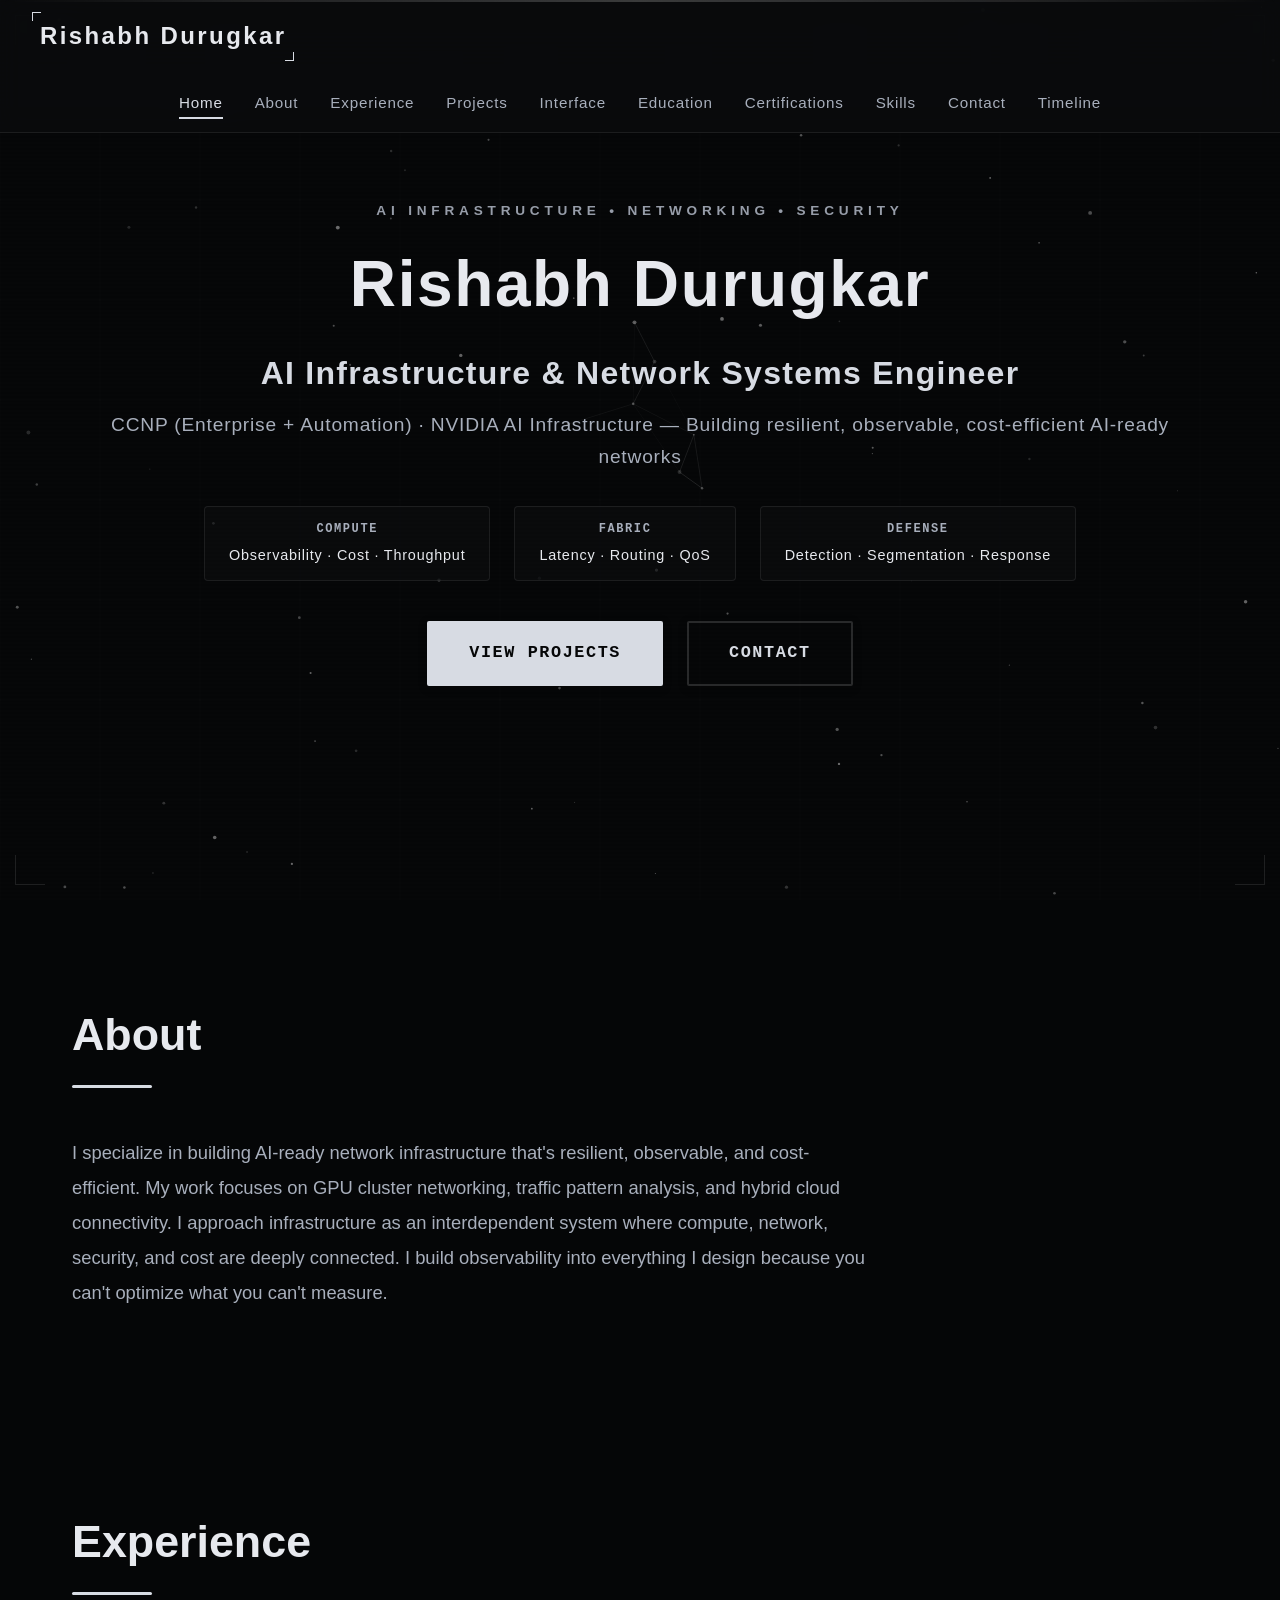
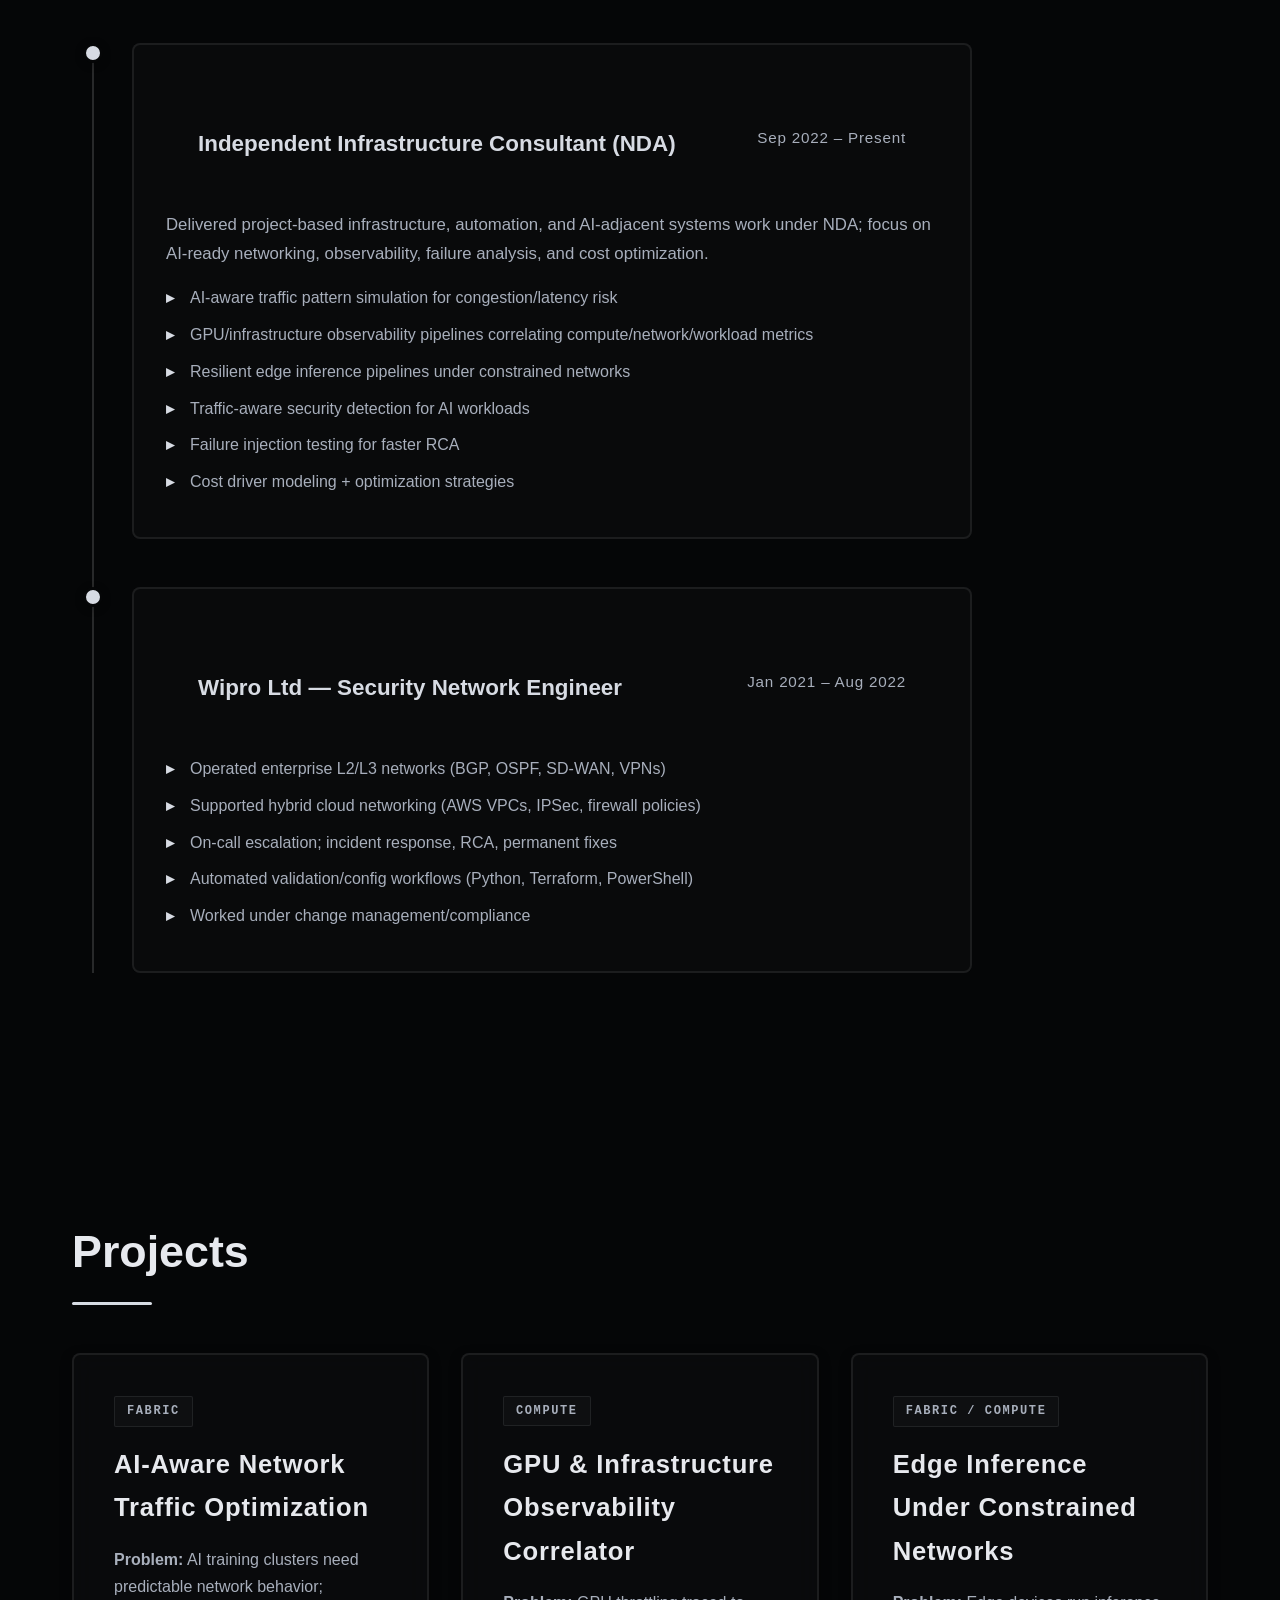
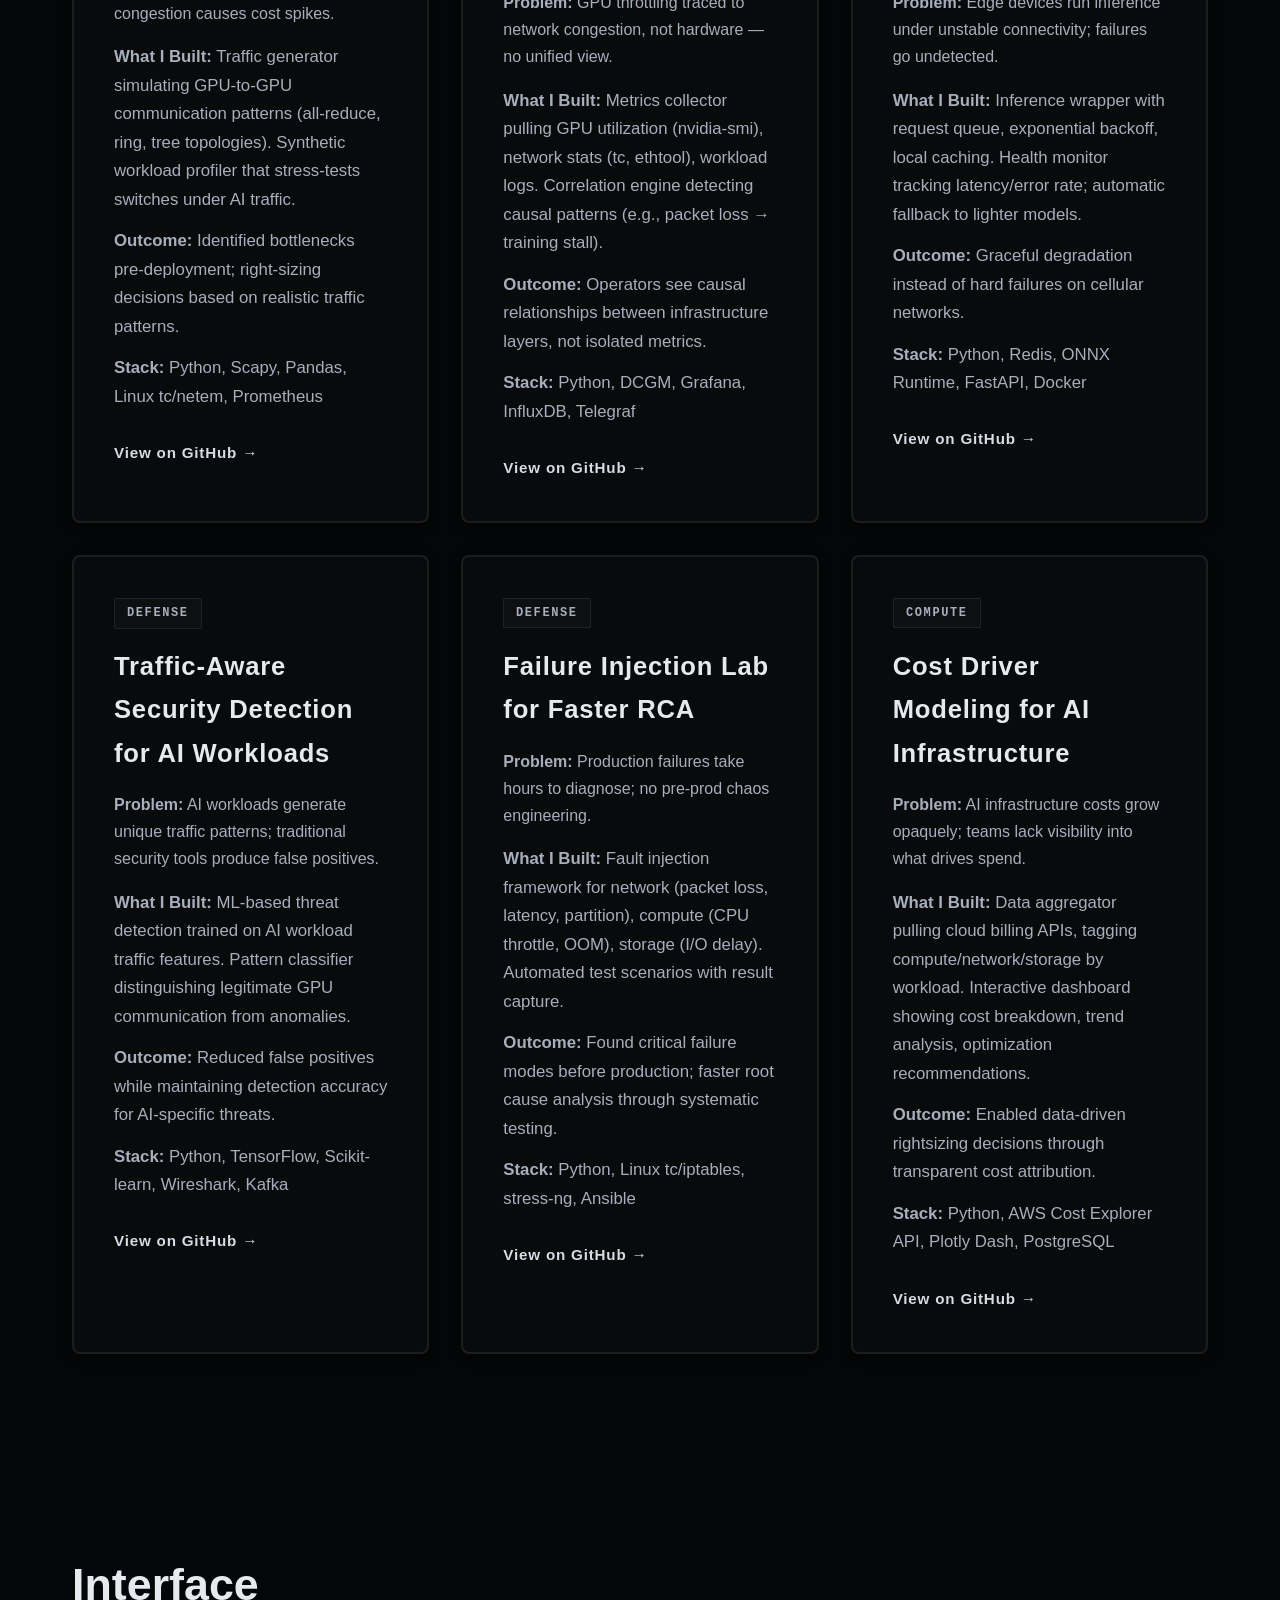
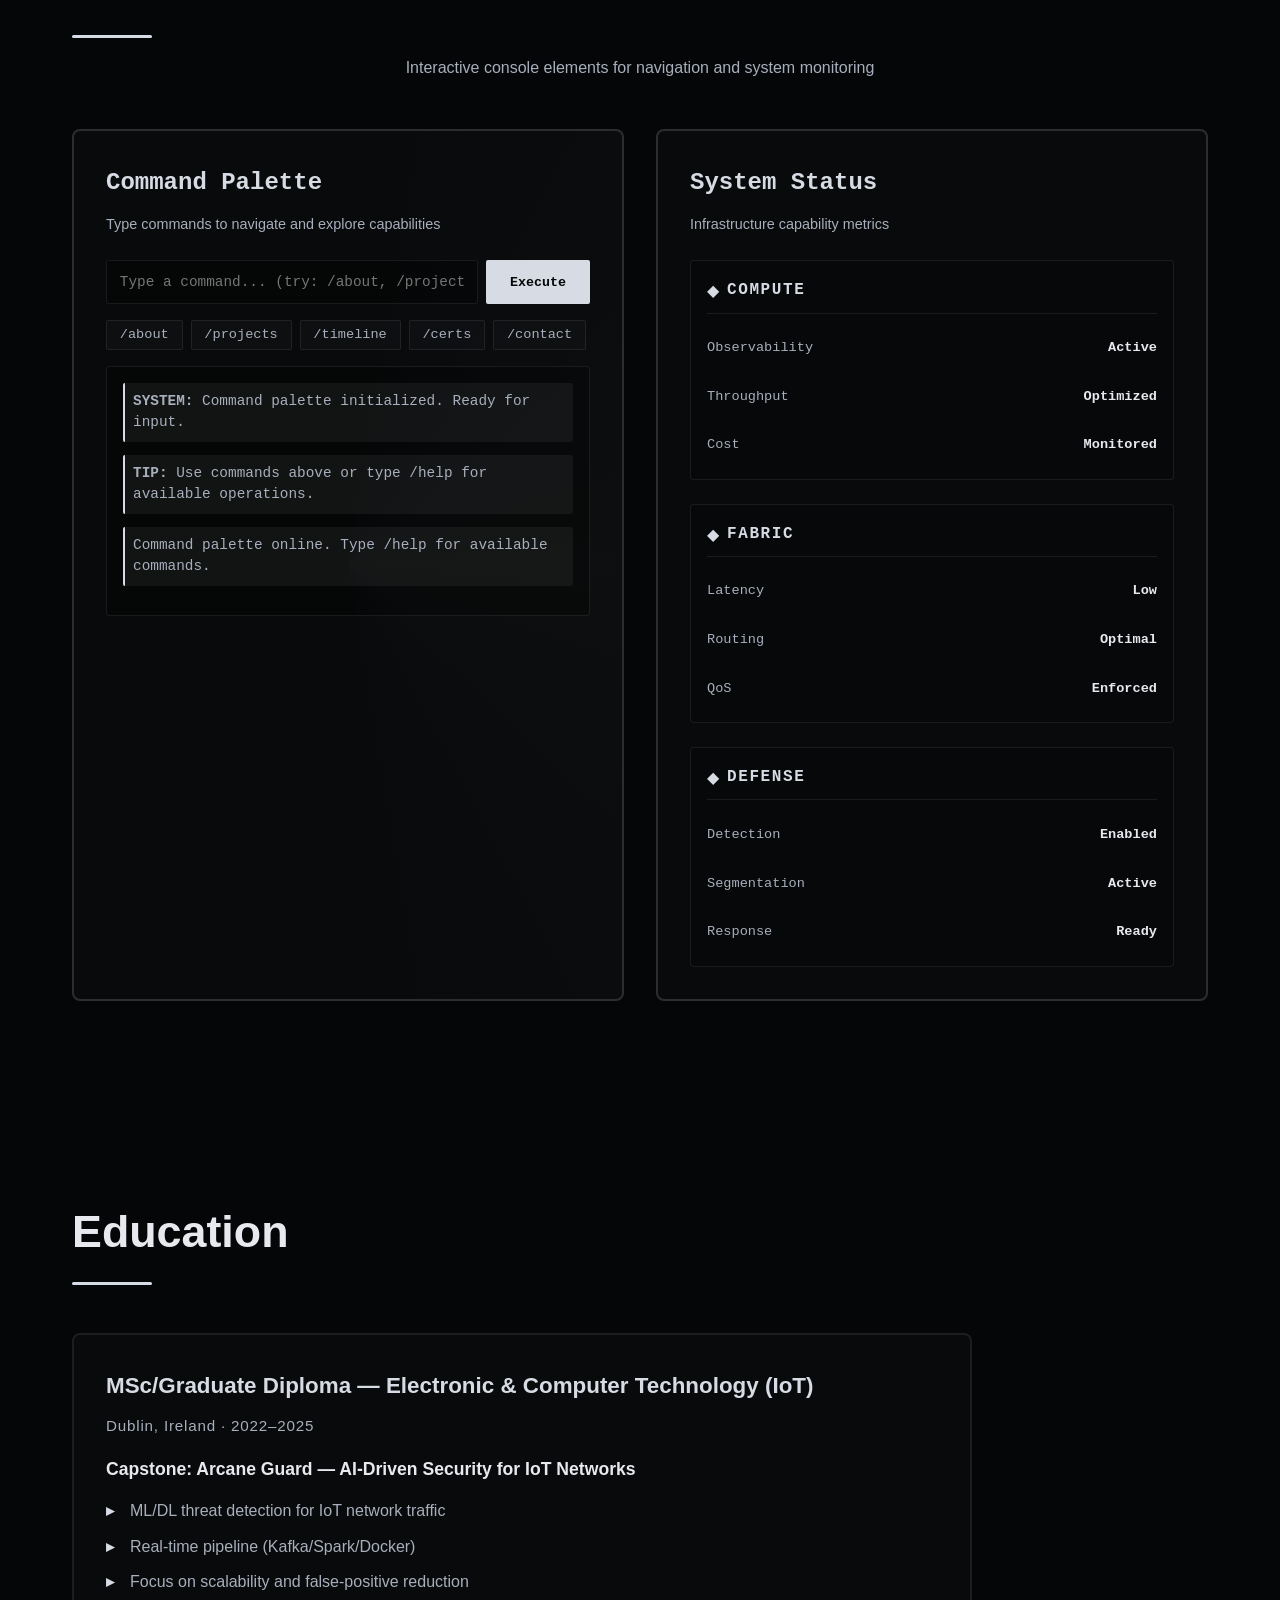
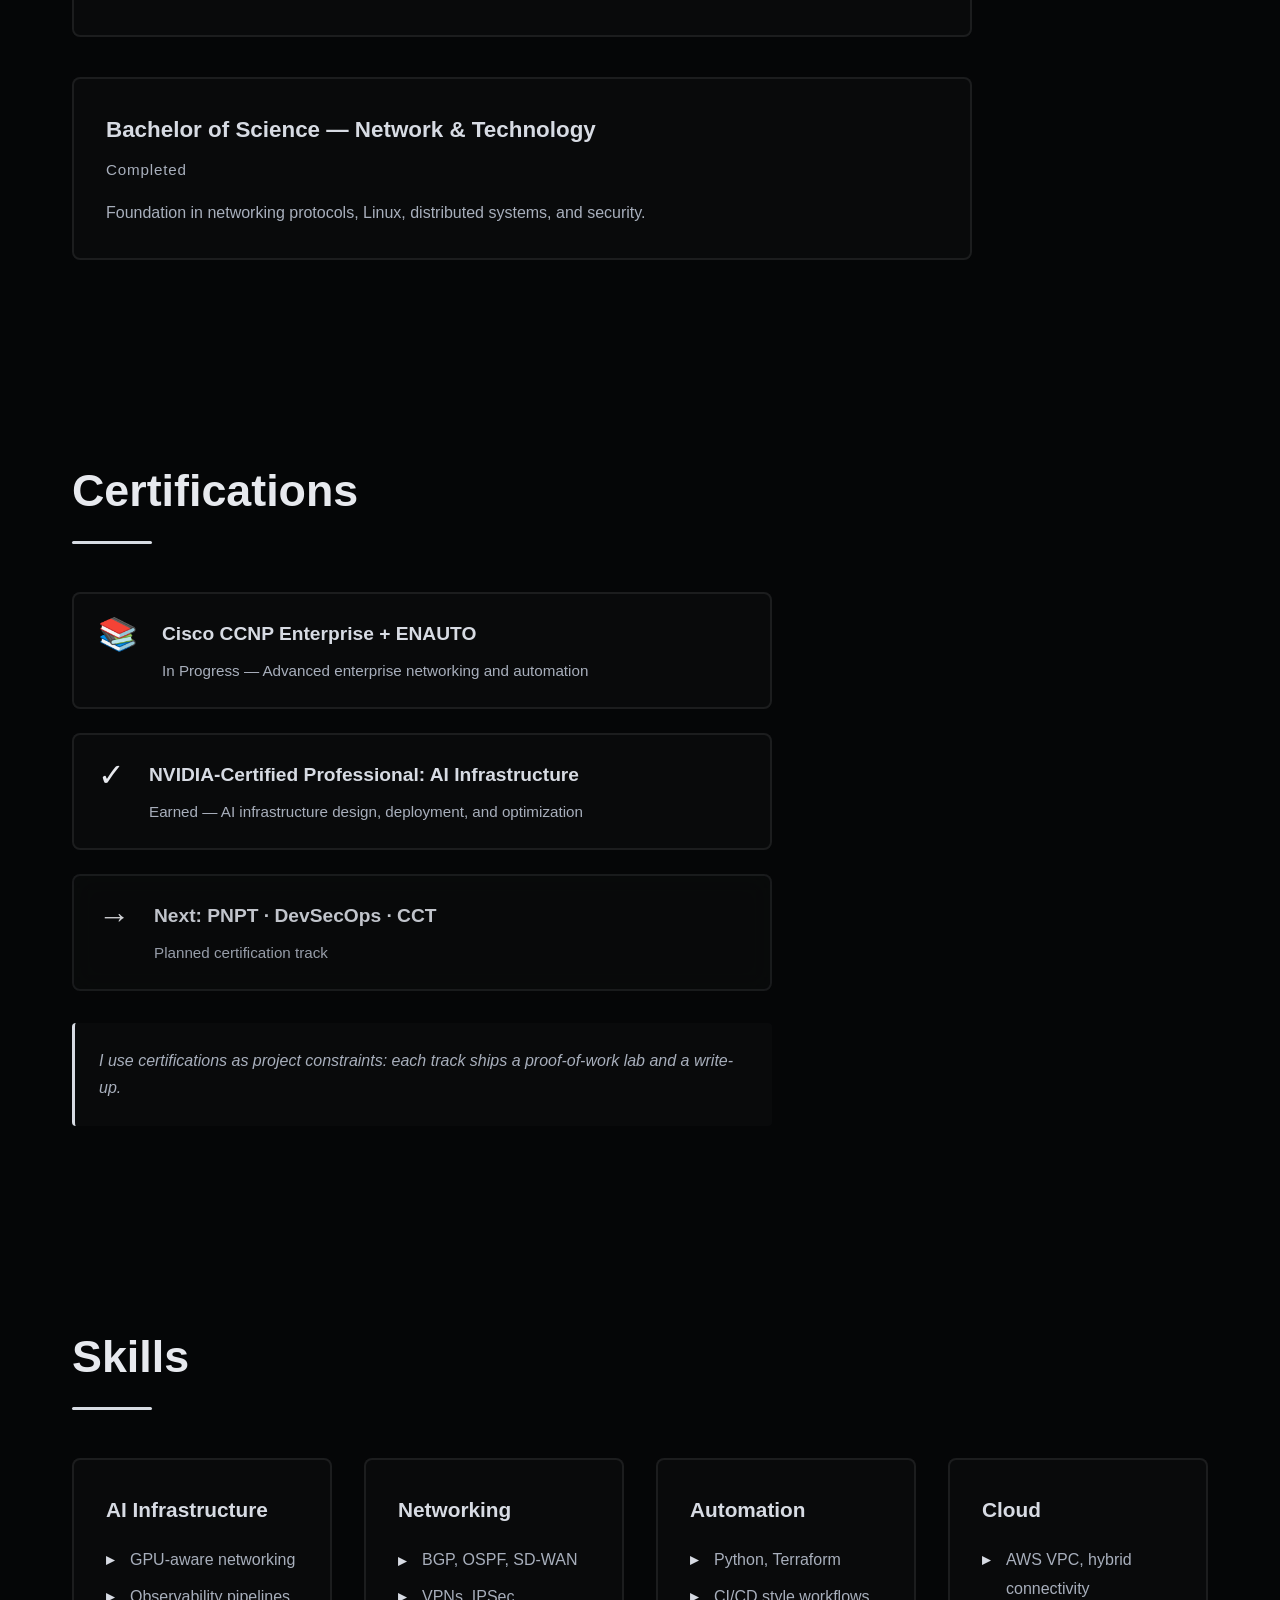
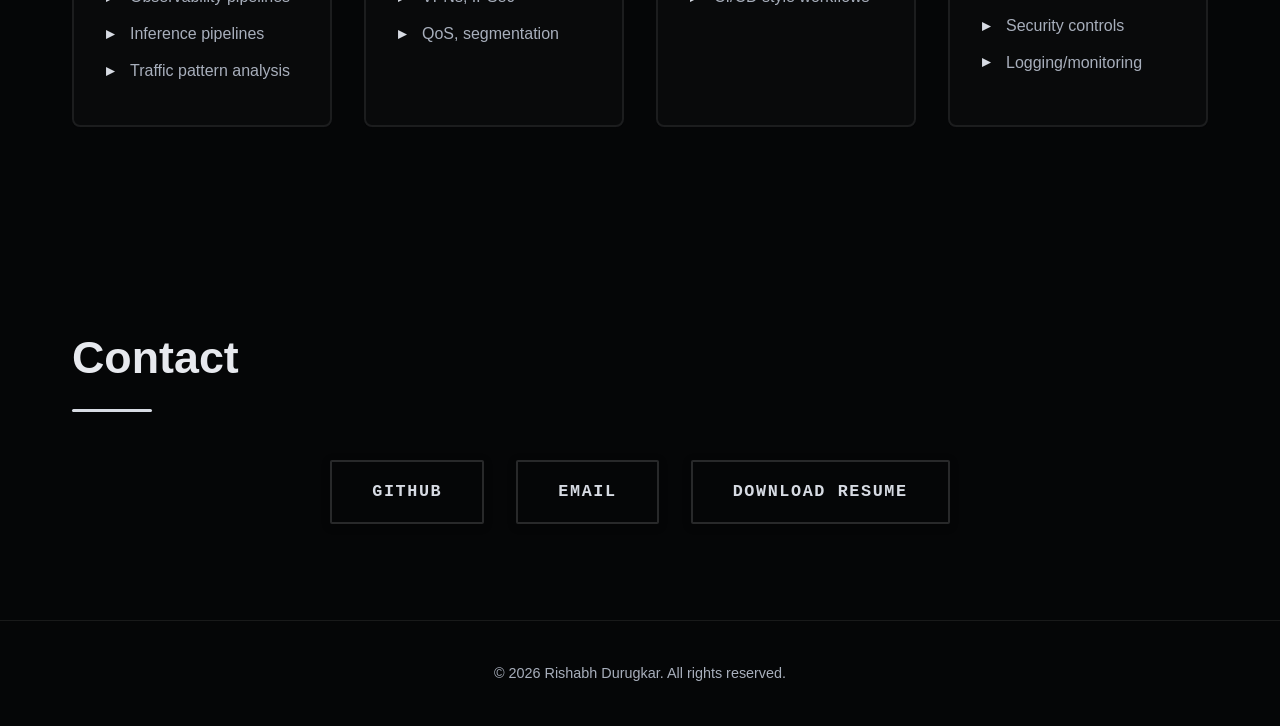
<file: index.html>
<!DOCTYPE html>
<html lang="en">
<head>
    <meta charset="UTF-8">
    <meta name="viewport" content="width=device-width, initial-scale=1.0">
    <meta name="description" content="Rishabh Durugkar - AI Infrastructure & Network Systems Engineer - CCNP Enterprise + Automation, NVIDIA AI Infrastructure certified. Building resilient, observable, cost-efficient AI-ready networks.">
    <title>Rishabh Durugkar - AI Infrastructure & Network Systems Engineer</title>
    <link rel="stylesheet" href="styles.css">
</head>
<body>
    <!-- Glass Navigation Bar with Mode Toggle -->
    <nav class="navbar">
        <div class="nav-content">
            <a href="#hero" class="nav-logo">Rishabh Durugkar</a>
            <div class="nav-center">
                <ul class="nav-links">
                    <li><a href="#hero">Home</a></li>
                    <li><a href="#about">About</a></li>
                    <li><a href="#experience">Experience</a></li>
                    <li><a href="#projects">Projects</a></li>
                    <li><a href="#interface">Interface</a></li>
                    <li><a href="#education">Education</a></li>
                    <li><a href="#certifications">Certifications</a></li>
                    <li><a href="#skills">Skills</a></li>
                    <li><a href="#contact">Contact</a></li>
                    <li><a href="timeline.html">Timeline</a></li>
                </ul>
            </div>

        </div>
    </nav>

    <!-- Hero Section -->
    <section class="hero" id="hero">
        <div class="hero-content">
            <p class="hero-label">AI Infrastructure • Networking • Security</p>
            <h1>Rishabh Durugkar</h1>
            <p class="hero-title">AI Infrastructure & Network Systems Engineer</p>
            <p class="tagline">CCNP (Enterprise + Automation) · NVIDIA AI Infrastructure — Building resilient, observable, cost-efficient AI-ready networks</p>
            
            <!-- Status Chips (Mode-specific hints) -->
            <div class="status-chips">
                <div class="status-chip">
                    <span class="status-chip-label">Compute</span>
                    <span class="status-chip-value">Observability · Cost · Throughput</span>
                </div>
                <div class="status-chip">
                    <span class="status-chip-label">Fabric</span>
                    <span class="status-chip-value">Latency · Routing · QoS</span>
                </div>
                <div class="status-chip">
                    <span class="status-chip-label">Defense</span>
                    <span class="status-chip-value">Detection · Segmentation · Response</span>
                </div>
            </div>
            
            <div class="hero-cta">
                <a href="#projects" class="cta-button cta-primary">View Projects</a>
                <a href="#contact" class="cta-button cta-secondary">Contact</a>
            </div>
        </div>
    </section>

    <!-- About Section -->
    <section id="about">
        <h2>About</h2>
        <div class="about-content">
            <p>I specialize in building AI-ready network infrastructure that's resilient, observable, and cost-efficient. My work focuses on GPU cluster networking, traffic pattern analysis, and hybrid cloud connectivity. I approach infrastructure as an interdependent system where compute, network, security, and cost are deeply connected. I build observability into everything I design because you can't optimize what you can't measure.</p>
        </div>
    </section>

    <!-- Experience / Timeline Section -->
    <section id="experience">
        <h2>Experience</h2>
        <div class="timeline">
            <div class="timeline-item">
                <div class="timeline-marker"></div>
                <div class="timeline-content">
                    <div class="timeline-header">
                        <h3>Independent Infrastructure Consultant (NDA)</h3>
                        <span class="timeline-period">Sep 2022 – Present</span>
                    </div>
                    <p class="timeline-description">Delivered project-based infrastructure, automation, and AI-adjacent systems work under NDA; focus on AI-ready networking, observability, failure analysis, and cost optimization.</p>
                    <ul class="timeline-bullets">
                        <li>AI-aware traffic pattern simulation for congestion/latency risk</li>
                        <li>GPU/infrastructure observability pipelines correlating compute/network/workload metrics</li>
                        <li>Resilient edge inference pipelines under constrained networks</li>
                        <li>Traffic-aware security detection for AI workloads</li>
                        <li>Failure injection testing for faster RCA</li>
                        <li>Cost driver modeling + optimization strategies</li>
                    </ul>
                </div>
            </div>
            <div class="timeline-item">
                <div class="timeline-marker"></div>
                <div class="timeline-content">
                    <div class="timeline-header">
                        <h3>Wipro Ltd — Security Network Engineer</h3>
                        <span class="timeline-period">Jan 2021 – Aug 2022</span>
                    </div>
                    <ul class="timeline-bullets">
                        <li>Operated enterprise L2/L3 networks (BGP, OSPF, SD-WAN, VPNs)</li>
                        <li>Supported hybrid cloud networking (AWS VPCs, IPSec, firewall policies)</li>
                        <li>On-call escalation; incident response, RCA, permanent fixes</li>
                        <li>Automated validation/config workflows (Python, Terraform, PowerShell)</li>
                        <li>Worked under change management/compliance</li>
                    </ul>
                </div>
            </div>
        </div>
    </section>

    <!-- Projects Section -->
    <section id="projects">
        <h2>Projects</h2>
        <div class="projects-grid">
            <article class="project-card">
                <span class="project-badge">Fabric</span>
                <h3>AI-Aware Network Traffic Optimization</h3>
                <div class="project-meta">
                    <span class="project-problem"><strong>Problem:</strong> AI training clusters need predictable network behavior; congestion causes cost spikes.</span>
                </div>
                <p class="project-solution"><strong>What I Built:</strong> Traffic generator simulating GPU-to-GPU communication patterns (all-reduce, ring, tree topologies). Synthetic workload profiler that stress-tests switches under AI traffic.</p>
                <p class="project-outcome"><strong>Outcome:</strong> Identified bottlenecks pre-deployment; right-sizing decisions based on realistic traffic patterns.</p>
                <p class="project-tech"><strong>Stack:</strong> Python, Scapy, Pandas, Linux tc/netem, Prometheus</p>
                <a href="https://github.com/rootuser39" class="project-link" target="_blank" rel="noopener noreferrer">View on GitHub →</a>
            </article>
            
            <article class="project-card">
                <span class="project-badge">Compute</span>
                <h3>GPU & Infrastructure Observability Correlator</h3>
                <div class="project-meta">
                    <span class="project-problem"><strong>Problem:</strong> GPU throttling traced to network congestion, not hardware — no unified view.</span>
                </div>
                <p class="project-solution"><strong>What I Built:</strong> Metrics collector pulling GPU utilization (nvidia-smi), network stats (tc, ethtool), workload logs. Correlation engine detecting causal patterns (e.g., packet loss → training stall).</p>
                <p class="project-outcome"><strong>Outcome:</strong> Operators see causal relationships between infrastructure layers, not isolated metrics.</p>
                <p class="project-tech"><strong>Stack:</strong> Python, DCGM, Grafana, InfluxDB, Telegraf</p>
                <a href="https://github.com/rootuser39" class="project-link" target="_blank" rel="noopener noreferrer">View on GitHub →</a>
            </article>
            
            <article class="project-card">
                <span class="project-badge">Fabric / Compute</span>
                <h3>Edge Inference Under Constrained Networks</h3>
                <div class="project-meta">
                    <span class="project-problem"><strong>Problem:</strong> Edge devices run inference under unstable connectivity; failures go undetected.</span>
                </div>
                <p class="project-solution"><strong>What I Built:</strong> Inference wrapper with request queue, exponential backoff, local caching. Health monitor tracking latency/error rate; automatic fallback to lighter models.</p>
                <p class="project-outcome"><strong>Outcome:</strong> Graceful degradation instead of hard failures on cellular networks.</p>
                <p class="project-tech"><strong>Stack:</strong> Python, Redis, ONNX Runtime, FastAPI, Docker</p>
                <a href="https://github.com/rootuser39" class="project-link" target="_blank" rel="noopener noreferrer">View on GitHub →</a>
            </article>
            
            <article class="project-card">
                <span class="project-badge">Defense</span>
                <h3>Traffic-Aware Security Detection for AI Workloads</h3>
                <div class="project-meta">
                    <span class="project-problem"><strong>Problem:</strong> AI workloads generate unique traffic patterns; traditional security tools produce false positives.</span>
                </div>
                <p class="project-solution"><strong>What I Built:</strong> ML-based threat detection trained on AI workload traffic features. Pattern classifier distinguishing legitimate GPU communication from anomalies.</p>
                <p class="project-outcome"><strong>Outcome:</strong> Reduced false positives while maintaining detection accuracy for AI-specific threats.</p>
                <p class="project-tech"><strong>Stack:</strong> Python, TensorFlow, Scikit-learn, Wireshark, Kafka</p>
                <a href="https://github.com/rootuser39" class="project-link" target="_blank" rel="noopener noreferrer">View on GitHub →</a>
            </article>
            
            <article class="project-card">
                <span class="project-badge">Defense</span>
                <h3>Failure Injection Lab for Faster RCA</h3>
                <div class="project-meta">
                    <span class="project-problem"><strong>Problem:</strong> Production failures take hours to diagnose; no pre-prod chaos engineering.</span>
                </div>
                <p class="project-solution"><strong>What I Built:</strong> Fault injection framework for network (packet loss, latency, partition), compute (CPU throttle, OOM), storage (I/O delay). Automated test scenarios with result capture.</p>
                <p class="project-outcome"><strong>Outcome:</strong> Found critical failure modes before production; faster root cause analysis through systematic testing.</p>
                <p class="project-tech"><strong>Stack:</strong> Python, Linux tc/iptables, stress-ng, Ansible</p>
                <a href="https://github.com/rootuser39" class="project-link" target="_blank" rel="noopener noreferrer">View on GitHub →</a>
            </article>
            
            <article class="project-card">
                <span class="project-badge">Compute</span>
                <h3>Cost Driver Modeling for AI Infrastructure</h3>
                <div class="project-meta">
                    <span class="project-problem"><strong>Problem:</strong> AI infrastructure costs grow opaquely; teams lack visibility into what drives spend.</span>
                </div>
                <p class="project-solution"><strong>What I Built:</strong> Data aggregator pulling cloud billing APIs, tagging compute/network/storage by workload. Interactive dashboard showing cost breakdown, trend analysis, optimization recommendations.</p>
                <p class="project-outcome"><strong>Outcome:</strong> Enabled data-driven rightsizing decisions through transparent cost attribution.</p>
                <p class="project-tech"><strong>Stack:</strong> Python, AWS Cost Explorer API, Plotly Dash, PostgreSQL</p>
                <a href="https://github.com/rootuser39" class="project-link" target="_blank" rel="noopener noreferrer">View on GitHub →</a>
            </article>
        </div>
    </section>

    <!-- Interface Section -->
    <section id="interface">
        <h2>Interface</h2>
        <p class="interface-subtitle">Interactive console elements for navigation and system monitoring</p>
        
        <div class="interface-container">
            <!-- Command Palette Panel -->
            <div class="command-palette-panel">
                <h3>Command Palette</h3>
                <p class="panel-subtitle">Type commands to navigate and explore capabilities</p>
                
                <div class="command-input-group">
                    <input type="text" id="command-input" placeholder="Type a command... (try: /about, /projects, /timeline, /certs, /contact)" />
                    <button id="command-send">Execute</button>
                </div>
                
                <div class="command-chips">
                    <button class="command-chip" data-command="/about">/about</button>
                    <button class="command-chip" data-command="/projects">/projects</button>
                    <button class="command-chip" data-command="/timeline">/timeline</button>
                    <button class="command-chip" data-command="/certs">/certs</button>
                    <button class="command-chip" data-command="/contact">/contact</button>
                </div>
                
                <div class="command-output" id="command-output">
                    <div class="output-message system-message">
                        <strong>SYSTEM:</strong> Command palette initialized. Ready for input.
                    </div>
                    <div class="output-message system-message">
                        <strong>TIP:</strong> Use commands above or type /help for available operations.
                    </div>
                </div>
            </div>
            
            <!-- System Status Widgets -->
            <div class="system-status-panel">
                <h3>System Status</h3>
                <p class="panel-subtitle">Infrastructure capability metrics</p>
                
                <div class="status-widgets">
                    <div class="status-widget">
                        <div class="widget-header">
                            <span class="widget-icon">◆</span>
                            <span class="widget-title">Compute</span>
                        </div>
                        <div class="widget-metrics">
                            <div class="metric">
                                <span class="metric-label">Observability</span>
                                <span class="metric-value">Active</span>
                            </div>
                            <div class="metric">
                                <span class="metric-label">Throughput</span>
                                <span class="metric-value">Optimized</span>
                            </div>
                            <div class="metric">
                                <span class="metric-label">Cost</span>
                                <span class="metric-value">Monitored</span>
                            </div>
                        </div>
                    </div>
                    
                    <div class="status-widget">
                        <div class="widget-header">
                            <span class="widget-icon">◆</span>
                            <span class="widget-title">Fabric</span>
                        </div>
                        <div class="widget-metrics">
                            <div class="metric">
                                <span class="metric-label">Latency</span>
                                <span class="metric-value">Low</span>
                            </div>
                            <div class="metric">
                                <span class="metric-label">Routing</span>
                                <span class="metric-value">Optimal</span>
                            </div>
                            <div class="metric">
                                <span class="metric-label">QoS</span>
                                <span class="metric-value">Enforced</span>
                            </div>
                        </div>
                    </div>
                    
                    <div class="status-widget">
                        <div class="widget-header">
                            <span class="widget-icon">◆</span>
                            <span class="widget-title">Defense</span>
                        </div>
                        <div class="widget-metrics">
                            <div class="metric">
                                <span class="metric-label">Detection</span>
                                <span class="metric-value">Enabled</span>
                            </div>
                            <div class="metric">
                                <span class="metric-label">Segmentation</span>
                                <span class="metric-value">Active</span>
                            </div>
                            <div class="metric">
                                <span class="metric-label">Response</span>
                                <span class="metric-value">Ready</span>
                            </div>
                        </div>
                    </div>
                </div>
            </div>
        </div>
    </section>

    <!-- Education Section -->
    <section id="education">
        <h2>Education</h2>
        <div class="education-grid">
            <div class="education-item">
                <h3>MSc/Graduate Diploma — Electronic & Computer Technology (IoT)</h3>
                <span class="education-period">Dublin, Ireland · 2022–2025</span>
                <p class="education-capstone"><strong>Capstone:</strong> Arcane Guard — AI-Driven Security for IoT Networks</p>
                <ul class="education-bullets">
                    <li>ML/DL threat detection for IoT network traffic</li>
                    <li>Real-time pipeline (Kafka/Spark/Docker)</li>
                    <li>Focus on scalability and false-positive reduction</li>
                </ul>
            </div>
            <div class="education-item">
                <h3>Bachelor of Science — Network & Technology</h3>
                <span class="education-period">Completed</span>
                <p class="education-description">Foundation in networking protocols, Linux, distributed systems, and security.</p>
            </div>
        </div>
    </section>

    <!-- Certifications Section -->
    <section id="certifications">
        <h2>Certifications</h2>
        <div class="cert-list">
            <div class="cert-item">
                <span class="cert-badge">📚</span>
                <div class="cert-details">
                    <h3>Cisco CCNP Enterprise + ENAUTO</h3>
                    <p>In Progress — Advanced enterprise networking and automation</p>
                </div>
            </div>
            <div class="cert-item">
                <span class="cert-badge">✓</span>
                <div class="cert-details">
                    <h3>NVIDIA-Certified Professional: AI Infrastructure</h3>
                    <p>Earned — AI infrastructure design, deployment, and optimization</p>
                </div>
            </div>
            <div class="cert-item cert-next">
                <span class="cert-badge">→</span>
                <div class="cert-details">
                    <h3>Next: PNPT · DevSecOps · CCT</h3>
                    <p>Planned certification track</p>
                </div>
            </div>
        </div>
        <p class="cert-philosophy">I use certifications as project constraints: each track ships a proof-of-work lab and a write-up.</p>
    </section>

    <!-- Skills Section -->
    <section id="skills">
        <h2>Skills</h2>
        <div class="skills-grid">
            <div class="skill-category">
                <h3>AI Infrastructure</h3>
                <ul>
                    <li>GPU-aware networking</li>
                    <li>Observability pipelines</li>
                    <li>Inference pipelines</li>
                    <li>Traffic pattern analysis</li>
                </ul>
            </div>
            <div class="skill-category">
                <h3>Networking</h3>
                <ul>
                    <li>BGP, OSPF, SD-WAN</li>
                    <li>VPNs, IPSec</li>
                    <li>QoS, segmentation</li>
                </ul>
            </div>
            <div class="skill-category">
                <h3>Automation</h3>
                <ul>
                    <li>Python, Terraform</li>
                    <li>CI/CD style workflows</li>
                </ul>
            </div>
            <div class="skill-category">
                <h3>Cloud</h3>
                <ul>
                    <li>AWS VPC, hybrid connectivity</li>
                    <li>Security controls</li>
                    <li>Logging/monitoring</li>
                </ul>
            </div>
        </div>
    </section>

    <!-- Contact Section -->
    <section id="contact">
        <h2>Contact</h2>
        <div class="contact-links">
            <a href="https://github.com/rootuser39" class="contact-link" target="_blank" rel="noopener noreferrer">GitHub</a>
            <a href="mailto:your.email@example.com" class="contact-link">Email</a>
            <a href="#" class="contact-link" download>Download Resume</a>
        </div>
    </section>

    <!-- HUD Elements -->
    <div class="hud-corner top-left"></div>
    <div class="hud-corner top-right"></div>
    <div class="hud-corner bottom-left"></div>
    <div class="hud-corner bottom-right"></div>
    <div class="system-bar"></div>

    <!-- Footer -->
    <footer>
        <p>&copy; 2026 Rishabh Durugkar. All rights reserved.</p>
    </footer>

    <!-- Canvas for site-wide background -->
    <canvas id="canvas-background"></canvas>

    <!-- JavaScript -->
    <script src="script.js"></script>
</body>
</html>
</file>
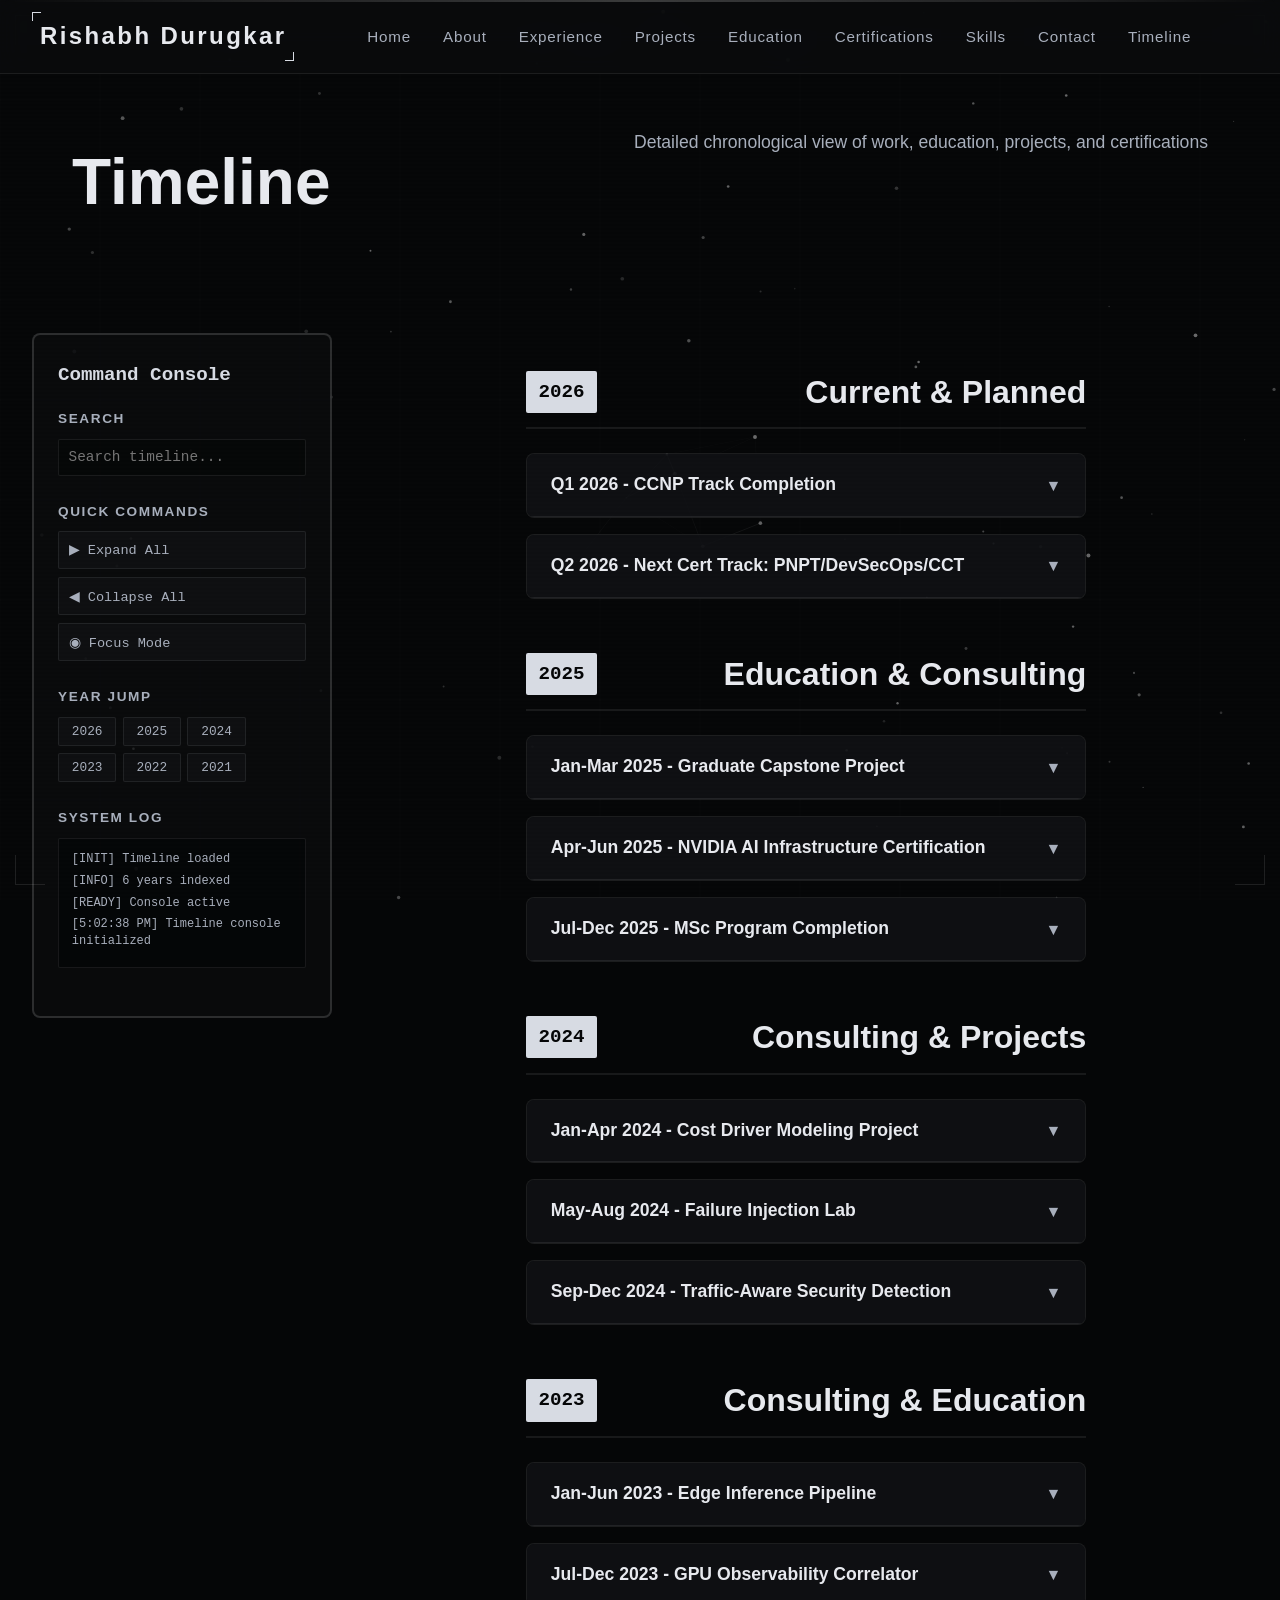
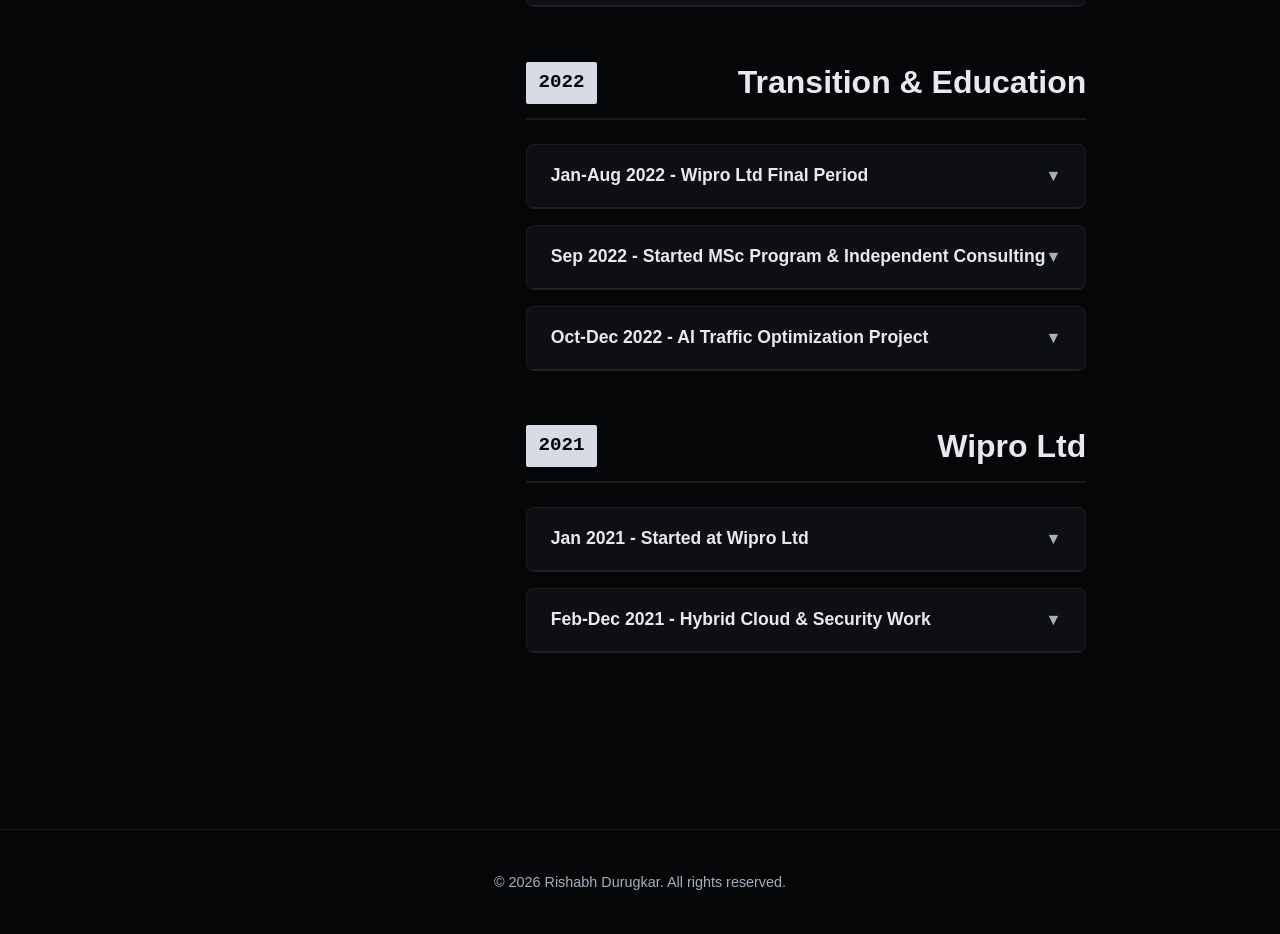
<file: timeline.html>
<!DOCTYPE html>
<html lang="en">
<head>
    <meta charset="UTF-8">
    <meta name="viewport" content="width=device-width, initial-scale=1.0">
    <meta name="description" content="Detailed timeline of Rishabh Durugkar's professional experience, education, and certifications">
    <title>Timeline - Rishabh Durugkar</title>
    <link rel="stylesheet" href="styles.css">
</head>
<body>
    <!-- Glass Navigation Bar with Mode Toggle -->
    <nav class="navbar">
        <div class="nav-content">
            <a href="index.html#hero" class="nav-logo">Rishabh Durugkar</a>
            <div class="nav-center">
                <ul class="nav-links">
                    <li><a href="index.html#hero">Home</a></li>
                    <li><a href="index.html#about">About</a></li>
                    <li><a href="index.html#experience">Experience</a></li>
                    <li><a href="index.html#projects">Projects</a></li>
                    <li><a href="index.html#education">Education</a></li>
                    <li><a href="index.html#certifications">Certifications</a></li>
                    <li><a href="index.html#skills">Skills</a></li>
                    <li><a href="index.html#contact">Contact</a></li>
                    <li><a href="timeline.html" class="active">Timeline</a></li>
                </ul>
            </div>

        </div>
    </nav>

    <!-- HUD Elements -->
    <div class="hud-corner top-left"></div>
    <div class="hud-corner top-right"></div>
    <div class="hud-corner bottom-left"></div>
    <div class="hud-corner bottom-right"></div>
    <div class="system-bar"></div>

    <div class="timeline-page">
        <div class="timeline-header">
            <h1>Timeline</h1>
            <p>Detailed chronological view of work, education, projects, and certifications</p>
        </div>

        <!-- Timeline Main Grid: Console + Timeline -->
        <div class="timeline-main">
            <!-- Command Console Sidebar -->
            <aside class="command-console">
                <h3>Command Console</h3>
                
                <div class="console-section">
                    <h4>Search</h4>
                    <input type="text" id="timeline-search" placeholder="Search timeline..." />
                </div>
                
                <div class="console-section">
                    <h4>Quick Commands</h4>
                    <div class="console-buttons">
                        <button class="console-btn" id="expand-all"><span class="btn-symbol">▶</span> Expand All</button>
                        <button class="console-btn" id="collapse-all"><span class="btn-symbol">◀</span> Collapse All</button>
                        <button class="console-btn" id="focus-mode"><span class="btn-symbol">◉</span> <span class="btn-text">Focus Mode</span></button>
                    </div>
                </div>
                
                <div class="console-section">
                    <h4>Year Jump</h4>
                    <div class="year-jump-buttons">
                        <button class="year-jump-btn" data-year="2026">2026</button>
                        <button class="year-jump-btn" data-year="2025">2025</button>
                        <button class="year-jump-btn" data-year="2024">2024</button>
                        <button class="year-jump-btn" data-year="2023">2023</button>
                        <button class="year-jump-btn" data-year="2022">2022</button>
                        <button class="year-jump-btn" data-year="2021">2021</button>
                    </div>
                </div>
                
                <div class="console-section">
                    <h4>System Log</h4>
                    <div id="system-log">
                        <div class="log-entry">[INIT] Timeline loaded</div>
                        <div class="log-entry">[INFO] 6 years indexed</div>
                        <div class="log-entry">[READY] Console active</div>
                    </div>
                </div>
            </aside>

            <!-- Timeline Container -->
            <div class="timeline-container">
                <!-- 2026 -->
                <div class="year-section" data-year="2026">
                    <h2 class="year-header"><span class="year-badge">2026</span> Current & Planned</h2>
                
                <div class="month-item">
                    <div class="month-header">
                        <span class="month-title">Q1 2026 - CCNP Track Completion</span>
                        <span class="month-toggle">▼</span>
                    </div>
                    <div class="month-content">
                        <div class="month-details">
                            <div class="detail-section">
                                <h4>Context</h4>
                                <p>Completing CCNP Enterprise and ENAUTO certifications with practical lab work</p>
                            </div>
                            <div class="detail-section">
                                <h4>Deliverables</h4>
                                <ul>
                                    <li>CCNP Enterprise certification</li>
                                    <li>CCNP ENAUTO (automation track)</li>
                                    <li>Lab environment documentation</li>
                                    <li>Proof-of-work write-up</li>
                                </ul>
                            </div>
                            <div class="detail-section">
                                <h4>Evidence</h4>
                                <div class="evidence-links">
                                    <a href="https://github.com/rootuser39" class="evidence-link" target="_blank" rel="noopener noreferrer">📁 Lab Repository (Coming Soon)</a>
                                    <a href="https://github.com/rootuser39" class="evidence-link" target="_blank" rel="noopener noreferrer">📄 Write-up (Coming Soon)</a>
                                </div>
                            </div>
                        </div>
                    </div>
                </div>

                <div class="month-item">
                    <div class="month-header">
                        <span class="month-title">Q2 2026 - Next Cert Track: PNPT/DevSecOps/CCT</span>
                        <span class="month-toggle">▼</span>
                    </div>
                    <div class="month-content">
                        <div class="month-details">
                            <div class="detail-section">
                                <h4>Context</h4>
                                <p>Expanding into security-focused certifications with hands-on penetration testing and DevSecOps practices</p>
                            </div>
                            <div class="detail-section">
                                <h4>Planned Work</h4>
                                <ul>
                                    <li>PNPT (Practical Network Penetration Tester) preparation</li>
                                    <li>DevSecOps fundamentals and tooling</li>
                                    <li>CCT (Certified CyberDefender Technician) track</li>
                                    <li>Build security-focused lab infrastructure</li>
                                </ul>
                            </div>
                        </div>
                    </div>
                </div>
            </div>

            <!-- 2025 -->
            <div class="year-section" data-year="2025">
                <h2 class="year-header"><span class="year-badge">2025</span> Education & Consulting</h2>
                
                <div class="month-item">
                    <div class="month-header">
                        <span class="month-title">Jan-Mar 2025 - Graduate Capstone Project</span>
                        <span class="month-toggle">▼</span>
                    </div>
                    <div class="month-content">
                        <div class="month-details">
                            <div class="detail-section">
                                <h4>Context</h4>
                                <p>Completed Arcane Guard capstone project for MSc Electronic & Computer Technology (IoT)</p>
                            </div>
                            <div class="detail-section">
                                <h4>Deliverables</h4>
                                <ul>
                                    <li>ML/DL-based threat detection system for IoT networks</li>
                                    <li>Real-time processing pipeline (Kafka/Spark)</li>
                                    <li>94% accuracy on unseen attacks</li>
                                    <li>60% reduction in false positives vs rule-based systems</li>
                                    <li>Complete documentation and presentation</li>
                                </ul>
                            </div>
                            <div class="detail-section">
                                <h4>Evidence</h4>
                                <div class="evidence-links">
                                    <a href="https://github.com/rootuser39" class="evidence-link" target="_blank">📁 GitHub Repository</a>
                                </div>
                            </div>
                        </div>
                    </div>
                </div>

                <div class="month-item">
                    <div class="month-header">
                        <span class="month-title">Apr-Jun 2025 - NVIDIA AI Infrastructure Certification</span>
                        <span class="month-toggle">▼</span>
                    </div>
                    <div class="month-content">
                        <div class="month-details">
                            <div class="detail-section">
                                <h4>Context</h4>
                                <p>Earned NVIDIA-Certified Professional: AI Infrastructure certification</p>
                            </div>
                            <div class="detail-section">
                                <h4>Focus Areas</h4>
                                <ul>
                                    <li>GPU cluster architecture and networking</li>
                                    <li>AI workload optimization</li>
                                    <li>Infrastructure design for AI/ML at scale</li>
                                    <li>Observability and troubleshooting</li>
                                </ul>
                            </div>
                        </div>
                    </div>
                </div>

                <div class="month-item">
                    <div class="month-header">
                        <span class="month-title">Jul-Dec 2025 - MSc Program Completion</span>
                        <span class="month-toggle">▼</span>
                    </div>
                    <div class="month-content">
                        <div class="month-details">
                            <div class="detail-section">
                                <h4>Context</h4>
                                <p>Completed MSc/Graduate Diploma in Electronic & Computer Technology (IoT) from Dublin</p>
                            </div>
                            <div class="detail-section">
                                <h4>Key Modules</h4>
                                <ul>
                                    <li>Advanced IoT architectures</li>
                                    <li>Machine learning for embedded systems</li>
                                    <li>Network security and cryptography</li>
                                    <li>Real-time data processing</li>
                                </ul>
                            </div>
                        </div>
                    </div>
                </div>
            </div>

            <!-- 2024 -->
            <div class="year-section" data-year="2024">
                <h2 class="year-header"><span class="year-badge">2024</span> Consulting & Projects</h2>
                
                <div class="month-item">
                    <div class="month-header">
                        <span class="month-title">Jan-Apr 2024 - Cost Driver Modeling Project</span>
                        <span class="month-toggle">▼</span>
                    </div>
                    <div class="month-content">
                        <div class="month-details">
                            <div class="detail-section">
                                <h4>Context</h4>
                                <p>Client needed transparency into AI infrastructure cost drivers for data-driven optimization</p>
                            </div>
                            <div class="detail-section">
                                <h4>Deliverables</h4>
                                <ul>
                                    <li>Data aggregator pulling cloud billing APIs</li>
                                    <li>Cost tagging by workload (compute/network/storage)</li>
                                    <li>Interactive dashboard with trend analysis</li>
                                    <li>Optimization recommendations</li>
                                </ul>
                            </div>
                            <div class="detail-section">
                                <h4>Tech Stack</h4>
                                <p>Python, AWS Cost Explorer API, Plotly Dash, PostgreSQL</p>
                            </div>
                        </div>
                    </div>
                </div>

                <div class="month-item">
                    <div class="month-header">
                        <span class="month-title">May-Aug 2024 - Failure Injection Lab</span>
                        <span class="month-toggle">▼</span>
                    </div>
                    <div class="month-content">
                        <div class="month-details">
                            <div class="detail-section">
                                <h4>Context</h4>
                                <p>Production incidents were taking hours to diagnose; needed pre-prod chaos engineering</p>
                            </div>
                            <div class="detail-section">
                                <h4>Deliverables</h4>
                                <ul>
                                    <li>Fault injection framework (network, compute, storage)</li>
                                    <li>Automated test scenarios with result capture</li>
                                    <li>Found critical failure modes before production</li>
                                    <li>Documentation and runbooks</li>
                                </ul>
                            </div>
                            <div class="detail-section">
                                <h4>Tech Stack</h4>
                                <p>Python, Linux tc/iptables, stress-ng, Ansible</p>
                            </div>
                        </div>
                    </div>
                </div>

                <div class="month-item">
                    <div class="month-header">
                        <span class="month-title">Sep-Dec 2024 - Traffic-Aware Security Detection</span>
                        <span class="month-toggle">▼</span>
                    </div>
                    <div class="month-content">
                        <div class="month-details">
                            <div class="detail-section">
                                <h4>Context</h4>
                                <p>AI workloads generated unique traffic patterns causing false positives in traditional security tools</p>
                            </div>
                            <div class="detail-section">
                                <h4>Deliverables</h4>
                                <ul>
                                    <li>ML-based threat detection trained on AI workload traffic</li>
                                    <li>Pattern classifier distinguishing legitimate GPU communication from anomalies</li>
                                    <li>Reduced false positives while maintaining detection accuracy</li>
                                </ul>
                            </div>
                            <div class="detail-section">
                                <h4>Tech Stack</h4>
                                <p>Python, TensorFlow, Scikit-learn, Wireshark, Kafka</p>
                            </div>
                        </div>
                    </div>
                </div>
            </div>

            <!-- 2023 -->
            <div class="year-section" data-year="2023">
                <h2 class="year-header"><span class="year-badge">2023</span> Consulting & Education</h2>
                
                <div class="month-item">
                    <div class="month-header">
                        <span class="month-title">Jan-Jun 2023 - Edge Inference Pipeline</span>
                        <span class="month-toggle">▼</span>
                    </div>
                    <div class="month-content">
                        <div class="month-details">
                            <div class="detail-section">
                                <h4>Context</h4>
                                <p>Edge devices running inference under unstable connectivity with undetected failures</p>
                            </div>
                            <div class="detail-section">
                                <h4>Deliverables</h4>
                                <ul>
                                    <li>Inference wrapper with request queue and exponential backoff</li>
                                    <li>Local caching for offline operation</li>
                                    <li>Health monitor tracking latency/error rate</li>
                                    <li>Automatic fallback to lighter models</li>
                                    <li>Graceful degradation instead of hard failures</li>
                                </ul>
                            </div>
                            <div class="detail-section">
                                <h4>Tech Stack</h4>
                                <p>Python, Redis, ONNX Runtime, FastAPI, Docker</p>
                            </div>
                        </div>
                    </div>
                </div>

                <div class="month-item">
                    <div class="month-header">
                        <span class="month-title">Jul-Dec 2023 - GPU Observability Correlator</span>
                        <span class="month-toggle">▼</span>
                    </div>
                    <div class="month-content">
                        <div class="month-details">
                            <div class="detail-section">
                                <h4>Context</h4>
                                <p>GPU throttling traced to network congestion, not hardware; no unified observability view</p>
                            </div>
                            <div class="detail-section">
                                <h4>Deliverables</h4>
                                <ul>
                                    <li>Metrics collector for GPU utilization (nvidia-smi)</li>
                                    <li>Network stats collection (tc, ethtool)</li>
                                    <li>Workload log aggregation</li>
                                    <li>Correlation engine detecting causal patterns</li>
                                    <li>Dashboards showing relationships across layers</li>
                                </ul>
                            </div>
                            <div class="detail-section">
                                <h4>Tech Stack</h4>
                                <p>Python, DCGM, Grafana, InfluxDB, Telegraf</p>
                            </div>
                        </div>
                    </div>
                </div>
            </div>

            <!-- 2022 -->
            <div class="year-section" data-year="2022">
                <h2 class="year-header"><span class="year-badge">2022</span> Transition & Education</h2>
                
                <div class="month-item">
                    <div class="month-header">
                        <span class="month-title">Jan-Aug 2022 - Wipro Ltd Final Period</span>
                        <span class="month-toggle">▼</span>
                    </div>
                    <div class="month-content">
                        <div class="month-details">
                            <div class="detail-section">
                                <h4>Context</h4>
                                <p>Final months at Wipro focusing on automation and knowledge transfer</p>
                            </div>
                            <div class="detail-section">
                                <h4>Key Activities</h4>
                                <ul>
                                    <li>Automated configuration validation workflows</li>
                                    <li>Python/Terraform-based infrastructure automation</li>
                                    <li>Incident response and RCA documentation</li>
                                    <li>Knowledge transfer to team</li>
                                </ul>
                            </div>
                        </div>
                    </div>
                </div>

                <div class="month-item">
                    <div class="month-header">
                        <span class="month-title">Sep 2022 - Started MSc Program & Independent Consulting</span>
                        <span class="month-toggle">▼</span>
                    </div>
                    <div class="month-content">
                        <div class="month-details">
                            <div class="detail-section">
                                <h4>Context</h4>
                                <p>Began MSc in Electronic & Computer Technology (IoT) in Dublin while starting independent consulting work</p>
                            </div>
                            <div class="detail-section">
                                <h4>Focus Areas</h4>
                                <ul>
                                    <li>Enrolled in MSc IoT program</li>
                                    <li>Began NDA consulting engagements</li>
                                    <li>Focus on AI-ready networking and observability</li>
                                </ul>
                            </div>
                        </div>
                    </div>
                </div>

                <div class="month-item">
                    <div class="month-header">
                        <span class="month-title">Oct-Dec 2022 - AI Traffic Optimization Project</span>
                        <span class="month-toggle">▼</span>
                    </div>
                    <div class="month-content">
                        <div class="month-details">
                            <div class="detail-section">
                                <h4>Context</h4>
                                <p>First consulting project focused on AI training cluster network predictability</p>
                            </div>
                            <div class="detail-section">
                                <h4>Deliverables</h4>
                                <ul>
                                    <li>Traffic generator simulating GPU-to-GPU patterns</li>
                                    <li>Support for all-reduce, ring, and tree topologies</li>
                                    <li>Synthetic workload profiler for switch stress testing</li>
                                    <li>Pre-deployment bottleneck identification</li>
                                </ul>
                            </div>
                            <div class="detail-section">
                                <h4>Tech Stack</h4>
                                <p>Python, Scapy, Pandas, Linux tc/netem, Prometheus</p>
                            </div>
                        </div>
                    </div>
                </div>
            </div>

            <!-- 2021 -->
            <div class="year-section" data-year="2021">
                <h2 class="year-header"><span class="year-badge">2021</span> Wipro Ltd</h2>
                
                <div class="month-item">
                    <div class="month-header">
                        <span class="month-title">Jan 2021 - Started at Wipro Ltd</span>
                        <span class="month-toggle">▼</span>
                    </div>
                    <div class="month-content">
                        <div class="month-details">
                            <div class="detail-section">
                                <h4>Context</h4>
                                <p>Joined Wipro Ltd as Security Network Engineer</p>
                            </div>
                            <div class="detail-section">
                                <h4>Initial Responsibilities</h4>
                                <ul>
                                    <li>Enterprise L2/L3 network operations (BGP, OSPF)</li>
                                    <li>SD-WAN and VPN management</li>
                                    <li>Onboarding and training on client infrastructure</li>
                                </ul>
                            </div>
                        </div>
                    </div>
                </div>

                <div class="month-item">
                    <div class="month-header">
                        <span class="month-title">Feb-Dec 2021 - Hybrid Cloud & Security Work</span>
                        <span class="month-toggle">▼</span>
                    </div>
                    <div class="month-content">
                        <div class="month-details">
                            <div class="detail-section">
                                <h4>Context</h4>
                                <p>Expanded role into hybrid cloud networking and security operations</p>
                            </div>
                            <div class="detail-section">
                                <h4>Key Activities</h4>
                                <ul>
                                    <li>AWS VPC and hybrid connectivity support</li>
                                    <li>IPSec tunnel configuration and troubleshooting</li>
                                    <li>Firewall policy enforcement and review</li>
                                    <li>On-call escalation and incident response</li>
                                    <li>RCA documentation and permanent fixes</li>
                                    <li>Change management under strict compliance</li>
                                </ul>
                            </div>
                        </div>
                    </div>
                </div>
            </div>
        </div>
        </div>
    </div>

    <!-- Canvas for site-wide background -->
    <canvas id="canvas-background"></canvas>

    <!-- Footer -->
    <footer>
        <p>&copy; 2026 Rishabh Durugkar. All rights reserved.</p>
    </footer>

    <!-- JavaScript -->
    <script src="script.js"></script>
</body>
</html>
</file>
<file: styles.css>
/* ============================================
   Portfolio Console Theme
   Black/Grey UI - Premium, Professional, Minimalist
   ============================================ */

/* === CSS VARIABLES (STRICT PALETTE) === */
:root {
  /* Emperor Black/Grey Palette - NO green, NO cyan, NO neon */
  --bg-primary: #050607;
  --surface: rgba(12, 13, 15, 0.72);
  --surface-2: rgba(18, 20, 23, 0.62);
  --border: rgba(255, 255, 255, 0.08);
  --border-strong: rgba(255, 255, 255, 0.14);
  --text-primary: #E7E9EE;
  --text-muted: #A8AFBC;
  --highlight: #D7DBE3;
  
  /* Shadow - very subtle, no big blur glows */
  --shadow-subtle: 0 2px 8px rgba(0, 0, 0, 0.3);
  --shadow-card: 0 4px 12px rgba(0, 0, 0, 0.4);
  
  /* Spacing */
  --section-padding: 6rem;
  --container-max-width: 1200px;
  
  /* Transitions */
  --transition-smooth: all 0.3s cubic-bezier(0.4, 0, 0.2, 1);
}

/* === GLOBAL RESET === */
* {
  margin: 0;
  padding: 0;
  box-sizing: border-box;
}

/* === BODY & BASE STYLES === */
body {
  font-family: -apple-system, BlinkMacSystemFont, 'Segoe UI', 'Roboto', 'Oxygen',
    'Ubuntu', 'Cantarell', 'Fira Sans', 'Droid Sans', 'Helvetica Neue', sans-serif;
  background-color: var(--bg-primary);
  color: var(--text-primary);
  line-height: 1.7;
  scroll-behavior: smooth;
  overflow-x: hidden;
  position: relative;
}

/* === SITE-WIDE CANVAS BACKGROUND === */
#canvas-background {
  position: fixed;
  top: 0;
  left: 0;
  width: 100%;
  height: 100%;
  z-index: 0;
  pointer-events: none;
}

/* === GLASS NAVBAR === */
.navbar {
  position: fixed;
  top: 0;
  left: 0;
  right: 0;
  z-index: 1000;
  background: var(--surface);
  backdrop-filter: blur(12px);
  -webkit-backdrop-filter: blur(12px);
  border-bottom: 1px solid var(--border);
  padding: 1rem 2rem;
  transition: var(--transition-smooth);
}

.navbar.scrolled {
  background: rgba(12, 13, 15, 0.85);
  box-shadow: var(--shadow-card);
}

.nav-content {
  max-width: var(--container-max-width);
  margin: 0 auto;
  display: flex;
  justify-content: space-between;
  align-items: center;
  gap: 2rem;
  flex-wrap: wrap;
}

.nav-logo {
  font-size: 1.5rem;
  font-weight: 700;
  color: var(--text-primary);
  text-decoration: none;
  letter-spacing: 0.15rem;
}

.nav-center {
  display: flex;
  align-items: center;
  gap: 2rem;
  flex: 1;
  justify-content: center;
}

.nav-links {
  display: flex;
  gap: 2rem;
  list-style: none;
}

.nav-links a {
  color: var(--text-muted);
  text-decoration: none;
  font-size: 0.95rem;
  font-weight: 500;
  letter-spacing: 0.05rem;
  transition: var(--transition-smooth);
  position: relative;
  padding: 0.5rem 0;
}

.nav-links a::after {
  content: '';
  position: absolute;
  bottom: 0;
  left: 0;
  width: 0;
  height: 2px;
  background: var(--highlight);
  transition: width 0.3s ease;
}

.nav-links a:hover,
.nav-links a.active {
  color: var(--highlight);
}

.nav-links a:hover::after,
.nav-links a.active::after {
  width: 100%;
}

/* === MODE TOGGLE (Console Control) === */
.mode-toggle {
  display: flex;
  gap: 0.5rem;
  background: var(--surface-2);
  border: 1px solid var(--border-strong);
  border-radius: 4px;
  padding: 0.25rem;
}

.mode-button {
  padding: 0.5rem 1rem;
  background: transparent;
  color: var(--text-muted);
  border: none;
  border-radius: 2px;
  font-size: 0.85rem;
  font-weight: 600;
  cursor: pointer;
  transition: var(--transition-smooth);
  letter-spacing: 0.05rem;
  font-family: 'Courier New', Courier, monospace;
  text-transform: uppercase;
}

.mode-button:hover {
  color: var(--text-primary);
  background: rgba(255, 255, 255, 0.05);
}

.mode-button.active {
  color: var(--text-primary);
  background: rgba(255, 255, 255, 0.1);
  border: 1px solid var(--border-strong);
}

/* === HERO SECTION === */
.hero {
  position: relative;
  min-height: 100vh;
  display: flex;
  align-items: center;
  justify-content: center;
  text-align: center;
  overflow: hidden;
  padding-top: 80px;
  z-index: 1;
}

.hero-content {
  position: relative;
  z-index: 10;
  padding: 2rem;
}

.hero-label {
  font-size: 0.85rem;
  color: var(--text-muted);
  letter-spacing: 0.3rem;
  text-transform: uppercase;
  margin-bottom: 0.5rem;
  font-weight: 600;
  opacity: 0.9;
}

.hero h1 {
  font-size: clamp(2.5rem, 6vw, 4rem);
  font-weight: 700;
  color: var(--text-primary);
  margin-bottom: 0.5rem;
  letter-spacing: 0.1rem;
  animation: fadeInUp 1s ease-out;
}

.hero-title {
  font-size: clamp(1.3rem, 3.5vw, 2rem);
  color: var(--highlight);
  font-weight: 600;
  letter-spacing: 0.08rem;
  margin-bottom: 0.5rem;
  animation: fadeInUp 1s ease-out 0.1s backwards;
}

.hero .tagline {
  font-size: clamp(1rem, 2.5vw, 1.2rem);
  color: var(--text-muted);
  font-weight: 300;
  letter-spacing: 0.05rem;
  margin-bottom: 2rem;
  animation: fadeInUp 1s ease-out 0.2s backwards;
}

/* === STATUS CHIPS === */
.status-chips {
  display: flex;
  gap: 1.5rem;
  justify-content: center;
  flex-wrap: wrap;
  margin: 2rem 0;
  animation: fadeInUp 1s ease-out 0.3s backwards;
}

.status-chip {
  background: var(--surface);
  border: 1px solid var(--border);
  border-radius: 4px;
  padding: 0.75rem 1.5rem;
  display: flex;
  flex-direction: column;
  gap: 0.25rem;
  min-width: 200px;
}

.status-chip-label {
  font-size: 0.75rem;
  color: var(--text-muted);
  text-transform: uppercase;
  letter-spacing: 0.1rem;
  font-weight: 600;
  font-family: 'Courier New', Courier, monospace;
}

.status-chip-value {
  font-size: 0.9rem;
  color: var(--text-primary);
  letter-spacing: 0.05rem;
}

/* === HERO CTAs === */
.hero-cta {
  display: flex;
  gap: 1.5rem;
  justify-content: center;
  flex-wrap: wrap;
  margin-top: 2.5rem;
  animation: fadeInUp 1s ease-out 0.4s backwards;
}

.cta-button {
  display: inline-flex;
  align-items: center;
  padding: 1rem 2.5rem;
  text-decoration: none;
  border-radius: 2px;
  font-size: 1.05rem;
  font-weight: 600;
  font-family: 'Courier New', Courier, 'Lucida Console', Monaco, monospace;
  letter-spacing: 0.1rem;
  text-transform: uppercase;
  transition: var(--transition-smooth);
  position: relative;
  overflow: hidden;
}

.cta-primary {
  background: var(--highlight);
  color: var(--bg-primary);
  border: 2px solid var(--highlight);
  box-shadow: var(--shadow-subtle);
}

.cta-primary:hover {
  background: var(--text-primary);
  border-color: var(--text-primary);
  box-shadow: var(--shadow-card);
  transform: translateY(-2px);
}

.cta-secondary {
  background: transparent;
  color: var(--highlight);
  border: 2px solid var(--border-strong);
  box-shadow: var(--shadow-subtle);
}

.cta-secondary:hover {
  background: rgba(255, 255, 255, 0.05);
  border-color: var(--highlight);
  color: var(--text-primary);
  box-shadow: var(--shadow-card);
  transform: translateY(-2px);
}

/* === SECTIONS === */
section {
  max-width: var(--container-max-width);
  margin: 0 auto;
  padding: var(--section-padding) 2rem;
  opacity: 0;
  transform: translateY(30px);
  transition: opacity 0.8s ease, transform 0.8s ease;
  position: relative;
  z-index: 1;
  scroll-margin-top: 80px;
}

section.visible {
  opacity: 1;
  transform: translateY(0);
}

section h2 {
  font-size: clamp(2rem, 5vw, 2.8rem);
  font-weight: 700;
  color: var(--text-primary);
  margin-bottom: 3rem;
  position: relative;
  padding-bottom: 1rem;
}

section h2::after {
  content: '';
  position: absolute;
  bottom: 0;
  left: 0;
  width: 80px;
  height: 3px;
  background: var(--highlight);
  border-radius: 2px;
}

/* === ABOUT SECTION === */
.about-content {
  font-size: 1.15rem;
  color: var(--text-muted);
  line-height: 1.9;
  max-width: 800px;
}

/* === TIMELINE / EXPERIENCE SECTION === */
.timeline {
  position: relative;
  max-width: 900px;
  margin: 2rem 0;
}

.timeline::before {
  content: '';
  position: absolute;
  left: 20px;
  top: 0;
  bottom: 0;
  width: 2px;
  background: var(--border-strong);
}

.timeline-item {
  position: relative;
  padding-left: 60px;
  margin-bottom: 3rem;
}

.timeline-marker {
  position: absolute;
  left: 11px;
  top: 0;
  width: 20px;
  height: 20px;
  border-radius: 50%;
  background: var(--highlight);
  border: 3px solid var(--bg-primary);
  box-shadow: var(--shadow-subtle);
  z-index: 1;
}

.timeline-content {
  background: var(--surface);
  backdrop-filter: blur(12px);
  border: 2px solid var(--border);
  border-radius: 8px;
  padding: 2rem;
  transition: var(--transition-smooth);
}

.timeline-content:hover {
  border-color: var(--border-strong);
  box-shadow: var(--shadow-card);
  transform: translateY(-4px);
}

.timeline-header {
  display: flex;
  justify-content: space-between;
  align-items: flex-start;
  margin-bottom: 1rem;
  flex-wrap: wrap;
  gap: 1rem;
}

.timeline-header h3 {
  color: var(--highlight);
  font-size: 1.4rem;
  font-weight: 600;
  margin: 0;
}

.timeline-period {
  color: var(--text-muted);
  font-size: 0.95rem;
  font-weight: 500;
  letter-spacing: 0.05rem;
  white-space: nowrap;
}

.timeline-description {
  color: var(--text-muted);
  line-height: 1.7;
  margin-bottom: 1rem;
  font-size: 1.05rem;
}

.timeline-bullets {
  list-style: none;
  margin: 0;
  padding: 0;
}

.timeline-bullets li {
  color: var(--text-muted);
  line-height: 1.7;
  margin-bottom: 0.6rem;
  padding-left: 1.5rem;
  position: relative;
  font-size: 1rem;
}

.timeline-bullets li::before {
  content: '▸';
  position: absolute;
  left: 0;
  color: var(--highlight);
  font-weight: bold;
}

/* === PROJECTS SECTION === */
.projects-grid {
  display: grid;
  grid-template-columns: repeat(auto-fit, minmax(320px, 1fr));
  gap: 2rem;
  margin-top: 2rem;
}

.project-card {
  background: var(--surface);
  backdrop-filter: blur(12px) saturate(150%);
  -webkit-backdrop-filter: blur(12px) saturate(150%);
  border: 2px solid var(--border);
  border-radius: 8px;
  padding: 2.5rem;
  position: relative;
  transition: var(--transition-smooth);
  overflow: hidden;
  box-shadow: var(--shadow-card);
}

.project-card:hover {
  transform: translateY(-8px);
  border-color: var(--border-strong);
  box-shadow: 0 8px 20px rgba(0, 0, 0, 0.5);
}

.project-card h3 {
  color: var(--text-primary);
  font-size: 1.6rem;
  font-weight: 600;
  margin-bottom: 1rem;
  letter-spacing: 0.05rem;
}

.project-badge {
  display: inline-block;
  padding: 0.25rem 0.75rem;
  background: var(--surface-2);
  border: 1px solid var(--border);
  border-radius: 2px;
  font-size: 0.75rem;
  font-weight: 600;
  text-transform: uppercase;
  letter-spacing: 0.1rem;
  margin-bottom: 1rem;
  font-family: 'Courier New', Courier, monospace;
  color: var(--text-muted);
}

.project-card p {
  color: var(--text-muted);
  line-height: 1.7;
  font-size: 1.05rem;
}

.project-meta {
  margin-bottom: 1rem;
}

.project-problem {
  display: block;
  color: var(--text-muted);
  line-height: 1.7;
  margin-bottom: 0.8rem;
  font-size: 1rem;
}

.project-solution,
.project-outcome,
.project-tech {
  display: block;
  margin-bottom: 0.8rem;
  line-height: 1.7;
  font-size: 1rem;
}

.project-link {
  display: inline-block;
  margin-top: 1rem;
  color: var(--highlight);
  text-decoration: none;
  font-weight: 600;
  font-size: 0.95rem;
  letter-spacing: 0.05rem;
  transition: var(--transition-smooth);
}

.project-link:hover {
  color: var(--text-primary);
}

/* === EDUCATION SECTION === */
.education-grid {
  display: flex;
  flex-direction: column;
  gap: 2.5rem;
  max-width: 900px;
}

.education-item {
  background: var(--surface);
  backdrop-filter: blur(12px);
  border: 2px solid var(--border);
  border-radius: 8px;
  padding: 2rem;
  transition: var(--transition-smooth);
}

.education-item:hover {
  border-color: var(--border-strong);
  box-shadow: var(--shadow-card);
  transform: translateY(-4px);
}

.education-item h3 {
  color: var(--highlight);
  font-size: 1.4rem;
  font-weight: 600;
  margin-bottom: 0.5rem;
}

.education-period {
  display: block;
  color: var(--text-muted);
  font-size: 0.95rem;
  font-weight: 500;
  margin-bottom: 1rem;
  letter-spacing: 0.05rem;
}

.education-capstone {
  color: var(--text-primary);
  font-size: 1.1rem;
  font-weight: 600;
  margin-bottom: 0.8rem;
}

.education-description {
  color: var(--text-muted);
  line-height: 1.7;
  font-size: 1rem;
}

.education-bullets {
  list-style: none;
  margin: 0;
  padding: 0;
}

.education-bullets li {
  color: var(--text-muted);
  line-height: 1.7;
  margin-bottom: 0.5rem;
  padding-left: 1.5rem;
  position: relative;
  font-size: 1rem;
}

.education-bullets li::before {
  content: '▸';
  position: absolute;
  left: 0;
  color: var(--highlight);
  font-weight: bold;
}

/* === CERTIFICATIONS SECTION === */
.cert-list {
  display: flex;
  flex-direction: column;
  gap: 1.5rem;
  max-width: 700px;
}

.cert-item {
  display: flex;
  align-items: flex-start;
  gap: 1.5rem;
  background: var(--surface);
  backdrop-filter: blur(12px);
  border: 2px solid var(--border);
  border-radius: 8px;
  padding: 1.5rem;
  transition: var(--transition-smooth);
}

.cert-item:hover {
  border-color: var(--border-strong);
  box-shadow: var(--shadow-card);
  transform: translateY(-2px);
}

.cert-item.cert-next {
  border-color: var(--border);
  opacity: 0.9;
}

.cert-badge {
  font-size: 2rem;
  line-height: 1;
}

.cert-details h3 {
  color: var(--highlight);
  font-size: 1.2rem;
  font-weight: 600;
  margin-bottom: 0.5rem;
}

.cert-details p {
  color: var(--text-muted);
  line-height: 1.6;
  font-size: 0.95rem;
}

.cert-philosophy {
  margin-top: 2rem;
  color: var(--text-muted);
  font-size: 1rem;
  font-style: italic;
  padding: 1.5rem;
  background: var(--surface);
  border-left: 3px solid var(--highlight);
  border-radius: 4px;
  max-width: 700px;
}

/* === SKILLS SECTION === */
.skills-grid {
  display: grid;
  grid-template-columns: repeat(auto-fit, minmax(250px, 1fr));
  gap: 2rem;
  margin-top: 2rem;
}

.skill-category {
  background: var(--surface);
  backdrop-filter: blur(12px);
  border: 2px solid var(--border);
  border-radius: 8px;
  padding: 2rem;
  transition: var(--transition-smooth);
}

.skill-category:hover {
  border-color: var(--border-strong);
  box-shadow: var(--shadow-card);
  transform: translateY(-4px);
}

.skill-category h3 {
  color: var(--highlight);
  font-size: 1.3rem;
  font-weight: 600;
  margin-bottom: 1.2rem;
}

.skill-category ul {
  list-style: none;
  margin: 0;
  padding: 0;
}

.skill-category li {
  color: var(--text-muted);
  line-height: 1.8;
  margin-bottom: 0.5rem;
  padding-left: 1.5rem;
  position: relative;
  font-size: 1rem;
}

.skill-category li::before {
  content: '▸';
  position: absolute;
  left: 0;
  color: var(--highlight);
  font-weight: bold;
}

/* === CONTACT SECTION === */
.contact-links {
  display: flex;
  gap: 2rem;
  justify-content: center;
  flex-wrap: wrap;
  margin-top: 2rem;
}

.contact-link {
  display: inline-flex;
  align-items: center;
  padding: 1rem 2.5rem;
  background: transparent;
  color: var(--highlight);
  text-decoration: none;
  border: 2px solid var(--border-strong);
  border-radius: 2px;
  font-size: 1.05rem;
  font-weight: 600;
  font-family: 'Courier New', Courier, 'Lucida Console', Monaco, monospace;
  letter-spacing: 0.1rem;
  text-transform: uppercase;
  transition: var(--transition-smooth);
  position: relative;
  overflow: hidden;
  box-shadow: var(--shadow-subtle);
}

.contact-link:hover {
  background: rgba(255, 255, 255, 0.05);
  border-color: var(--highlight);
  color: var(--text-primary);
  box-shadow: var(--shadow-card);
  transform: translateY(-2px);
}

/* === FOOTER === */
footer {
  background-color: var(--bg-primary);
  text-align: center;
  padding: 2.5rem 2rem;
  color: var(--text-muted);
  border-top: 1px solid var(--border);
  font-size: 0.9rem;
  position: relative;
  z-index: 1;
}

/* === ANIMATIONS === */
@keyframes fadeInUp {
  from {
    opacity: 0;
    transform: translateY(30px);
  }
  to {
    opacity: 1;
    transform: translateY(0);
  }
}

/* === RESPONSIVE DESIGN === */
@media (max-width: 768px) {
  :root {
    --section-padding: 4rem;
  }

  .navbar {
    padding: 0.8rem 1rem;
  }

  .nav-content {
    flex-direction: column;
    gap: 1rem;
  }

  .nav-links {
    gap: 1.2rem;
    flex-wrap: wrap;
    justify-content: center;
  }

  .nav-links a {
    font-size: 0.85rem;
  }

  .mode-toggle {
    order: -1;
  }

  .hero-cta {
    flex-direction: column;
    align-items: center;
    gap: 1rem;
  }

  .cta-button {
    width: 100%;
    max-width: 280px;
    justify-content: center;
  }

  .status-chips {
    flex-direction: column;
    align-items: stretch;
  }

  .status-chip {
    min-width: auto;
  }

  .timeline::before {
    left: 10px;
  }

  .timeline-item {
    padding-left: 50px;
  }

  .timeline-marker {
    left: 6px;
    width: 16px;
    height: 16px;
  }

  .timeline-header {
    flex-direction: column;
    align-items: flex-start;
  }

  .projects-grid {
    grid-template-columns: 1fr;
    gap: 1.5rem;
  }

  .skills-grid {
    grid-template-columns: 1fr;
  }

  .contact-links {
    flex-direction: column;
    align-items: center;
  }

  section {
    padding: var(--section-padding) 1.5rem;
  }
}

/* === PREFERS REDUCED MOTION === */
@media (prefers-reduced-motion: reduce) {
  *,
  *::before,
  *::after {
    animation-duration: 0.01ms !important;
    animation-iteration-count: 1 !important;
    transition-duration: 0.01ms !important;
  }

  body {
    scroll-behavior: auto;
  }
}

/* === TIMELINE PAGE SPECIFIC STYLES === */
.timeline-page {
  min-height: 100vh;
  padding-top: 80px;
  position: relative;
  z-index: 1;
}

.timeline-header {
  text-align: center;
  padding: 3rem 2rem;
  max-width: 1200px;
  margin: 0 auto;
}

.timeline-header h1 {
  font-size: clamp(2.5rem, 6vw, 4rem);
  color: var(--text-primary);
  margin-bottom: 1rem;
}

.timeline-header p {
  color: var(--text-muted);
  font-size: 1.1rem;
}

.timeline-controls {
  display: flex;
  justify-content: center;
  gap: 1.5rem;
  margin: 2rem auto;
  flex-wrap: wrap;
  max-width: 1200px;
  padding: 0 2rem;
}

.control-button {
  padding: 0.8rem 1.8rem;
  background: transparent;
  color: var(--highlight);
  border: 2px solid var(--border-strong);
  border-radius: 4px;
  font-size: 0.95rem;
  font-weight: 600;
  cursor: pointer;
  transition: var(--transition-smooth);
  font-family: 'Courier New', Courier, monospace;
  letter-spacing: 0.05rem;
}

.control-button:hover,
.control-button.active {
  background: rgba(255, 255, 255, 0.05);
  border-color: var(--highlight);
  color: var(--text-primary);
  box-shadow: var(--shadow-card);
}

.back-link {
  display: inline-flex;
  align-items: center;
  gap: 0.5rem;
  padding: 0.8rem 1.8rem;
  color: var(--text-muted);
  text-decoration: none;
  border: 2px solid var(--border);
  border-radius: 4px;
  transition: var(--transition-smooth);
}

.back-link:hover {
  color: var(--highlight);
  border-color: var(--border-strong);
}

.timeline-container {
  max-width: 1200px;
  margin: 0 auto;
  padding: 2rem;
}

.year-section {
  margin-bottom: 4rem;
}

.year-header {
  font-size: 2.5rem;
  color: var(--text-primary);
  margin-bottom: 2rem;
  padding-bottom: 0.5rem;
  border-bottom: 2px solid var(--border);
  cursor: pointer;
  display: flex;
  justify-content: space-between;
  align-items: center;
  transition: var(--transition-smooth);
}

.year-header:hover {
  color: var(--highlight);
}

.year-header .toggle-icon {
  font-size: 1.5rem;
  color: var(--text-muted);
}

.year-content {
  margin-top: 2rem;
}

.month-entry {
  background: var(--surface);
  border: 1px solid var(--border);
  border-radius: 8px;
  margin-bottom: 1.5rem;
  overflow: hidden;
  transition: var(--transition-smooth);
}

.month-entry:hover {
  border-color: var(--border-strong);
  box-shadow: var(--shadow-card);
}

.month-header {
  padding: 1rem 1.5rem;
  background: var(--surface-2);
  border-bottom: 1px solid var(--border);
  cursor: pointer;
  display: flex;
  justify-content: space-between;
  align-items: center;
  transition: var(--transition-smooth);
}

.month-header:hover {
  background: rgba(255, 255, 255, 0.05);
}

.month-title {
  font-size: 1.2rem;
  font-weight: 600;
  color: var(--text-primary);
}

.month-date {
  font-size: 0.9rem;
  color: var(--text-muted);
  font-family: 'Courier New', Courier, monospace;
}

.month-content {
  padding: 1.5rem;
  display: none;
}

.month-entry.expanded .month-content {
  display: block;
}

.month-context,
.month-deliverables {
  margin-bottom: 1.5rem;
}

.month-context h4,
.month-deliverables h4 {
  color: var(--highlight);
  font-size: 1rem;
  font-weight: 600;
  margin-bottom: 0.75rem;
  text-transform: uppercase;
  letter-spacing: 0.1rem;
}

.month-context p {
  color: var(--text-muted);
  line-height: 1.7;
}

.month-deliverables ul {
  list-style: none;
  padding: 0;
  margin: 0;
}

.month-deliverables li {
  color: var(--text-muted);
  line-height: 1.7;
  padding-left: 1.5rem;
  position: relative;
  margin-bottom: 0.5rem;
}

.month-deliverables li::before {
  content: '▸';
  position: absolute;
  left: 0;
  color: var(--highlight);
  font-weight: bold;
}

.evidence-links {
  display: flex;
  gap: 1rem;
  flex-wrap: wrap;
  margin-top: 1rem;
}

.evidence-link {
  display: inline-flex;
  align-items: center;
  gap: 0.5rem;
  padding: 0.5rem 1rem;
  background: var(--surface-2);
  color: var(--highlight);
  text-decoration: none;
  border: 1px solid var(--border);
  border-radius: 4px;
  font-size: 0.85rem;
  transition: var(--transition-smooth);
}

.evidence-link:hover {
  background: rgba(255, 255, 255, 0.05);
  border-color: var(--border-strong);
  color: var(--text-primary);
}

.compact-mode .month-content p,
.compact-mode .month-deliverables {
  display: none;
}

.compact-mode .month-context h4 {
  margin-bottom: 0;
}

/* HUD Elements */
.hud-corner {
  position: fixed;
  width: 30px;
  height: 30px;
  border: 1px solid rgba(255, 255, 255, 0.1);
  z-index: 999;
  pointer-events: none;
}
.hud-corner.top-left { top: 15px; left: 15px; border-right: none; border-bottom: none; }
.hud-corner.top-right { top: 15px; right: 15px; border-left: none; border-bottom: none; }
.hud-corner.bottom-left { bottom: 15px; left: 15px; border-right: none; border-top: none; }
.hud-corner.bottom-right { bottom: 15px; right: 15px; border-left: none; border-top: none; }

.system-bar {
  position: fixed;
  top: 0;
  left: 0;
  right: 0;
  height: 2px;
  background: linear-gradient(90deg, transparent 0%, rgba(255, 255, 255, 0.1) 20%, rgba(255, 255, 255, 0.2) 50%, rgba(255, 255, 255, 0.1) 80%, transparent 100%);
  z-index: 1001;
  animation: systemPulse 4s ease-in-out infinite;
}

@keyframes systemPulse {
  0%, 100% { opacity: 0.3; }
  50% { opacity: 0.6; }
}

body::after {
  content: '';
  position: fixed;
  top: 0;
  left: 0;
  width: 100%;
  height: 100%;
  background: linear-gradient(to bottom, transparent 50%, rgba(255, 255, 255, 0.01) 50%);
  background-size: 100% 4px;
  z-index: 998;
  pointer-events: none;
  opacity: 0.5;
}

/* Corner brackets for logo */
.nav-logo::before,
.nav-logo::after {
  content: '';
  position: absolute;
  width: 8px;
  height: 8px;
  border: 1px solid var(--highlight);
}
.nav-logo::before { top: -4px; left: -8px; border-right: none; border-bottom: none; }
.nav-logo::after { bottom: -4px; right: -8px; border-left: none; border-top: none; }

.nav-logo { position: relative; }

/* Agent Section */
#agent { padding: 4rem 2rem; }

/* === INTERFACE SECTION === */
.interface-subtitle {
  text-align: center;
  color: var(--text-muted);
  font-size: 1rem;
  margin-top: -2rem;
  margin-bottom: 3rem;
}

.interface-container {
  display: grid;
  grid-template-columns: 1fr 1fr;
  gap: 2rem;
  max-width: 1200px;
  margin: 0 auto;
}

/* Command Palette Panel */
.command-palette-panel {
  background: var(--surface);
  border: 2px solid var(--border-strong);
  border-radius: 8px;
  padding: 2rem;
  position: relative;
  overflow: hidden;
}

.command-palette-panel::before {
  content: '';
  position: absolute;
  top: 50%;
  left: 50%;
  width: 200%;
  height: 200%;
  background: conic-gradient(from 0deg, transparent 0deg, rgba(255, 255, 255, 0.02) 90deg, transparent 180deg);
  transform: translate(-50%, -50%) rotate(0deg);
  animation: radarSweep 8s linear infinite;
  pointer-events: none;
  z-index: 0;
}

@keyframes radarSweep {
  from { transform: translate(-50%, -50%) rotate(0deg); }
  to { transform: translate(-50%, -50%) rotate(360deg); }
}

.command-palette-panel > * { 
  position: relative; 
  z-index: 1; 
}

.command-palette-panel h3,
.system-status-panel h3 { 
  color: var(--highlight); 
  font-size: 1.5rem; 
  font-weight: 600; 
  margin-bottom: 0.5rem; 
  font-family: 'Courier New', Courier, monospace; 
}

.panel-subtitle { 
  color: var(--text-muted); 
  font-size: 0.9rem; 
  margin-bottom: 1.5rem; 
}

.command-input-group { 
  display: flex; 
  gap: 0.5rem;
  margin-bottom: 1rem;
}

#command-input {
  flex: 1;
  padding: 0.8rem;
  background: rgba(0, 0, 0, 0.3);
  border: 1px solid var(--border);
  border-radius: 2px;
  color: var(--text-primary);
  font-family: 'Courier New', Courier, monospace;
  font-size: 0.9rem;
}

#command-input:focus { 
  outline: none; 
  border-color: var(--highlight); 
}

#command-send {
  padding: 0.8rem 1.5rem;
  background: var(--highlight);
  color: var(--bg-primary);
  border: none;
  border-radius: 2px;
  font-weight: 600;
  font-family: 'Courier New', Courier, monospace;
  cursor: pointer;
  transition: var(--transition-smooth);
}

#command-send:hover { 
  background: var(--text-primary); 
}

.command-chips {
  display: flex;
  gap: 0.5rem;
  flex-wrap: wrap;
  margin-bottom: 1rem;
}

.command-chip {
  padding: 0.4rem 0.8rem;
  background: var(--surface-2);
  border: 1px solid var(--border);
  border-radius: 2px;
  font-size: 0.85rem;
  font-family: 'Courier New', Courier, monospace;
  color: var(--text-muted);
  cursor: pointer;
  transition: var(--transition-smooth);
}

.command-chip:hover {
  background: rgba(255, 255, 255, 0.1);
  border-color: var(--highlight);
  color: var(--highlight);
}

.command-output {
  background: rgba(0, 0, 0, 0.3);
  border: 1px solid var(--border);
  border-radius: 4px;
  padding: 1rem;
  min-height: 200px;
  max-height: 300px;
  overflow-y: auto;
  font-family: 'Courier New', Courier, monospace;
  font-size: 0.9rem;
}

.output-message {
  margin-bottom: 0.8rem;
  padding: 0.5rem;
  border-radius: 2px;
  line-height: 1.5;
}

.output-message.system-message {
  background: rgba(255, 255, 255, 0.05);
  color: var(--text-muted);
  border-left: 2px solid var(--highlight);
}

.output-message.user-message {
  background: rgba(255, 255, 255, 0.08);
  color: var(--text-primary);
  text-align: right;
  border-right: 2px solid var(--highlight);
}

/* System Status Panel */
.system-status-panel {
  background: var(--surface);
  border: 2px solid var(--border-strong);
  border-radius: 8px;
  padding: 2rem;
}

.status-widgets {
  display: flex;
  flex-direction: column;
  gap: 1.5rem;
}

.status-widget {
  background: rgba(0, 0, 0, 0.2);
  border: 1px solid var(--border);
  border-radius: 4px;
  padding: 1rem;
}

.widget-header {
  display: flex;
  align-items: center;
  gap: 0.5rem;
  margin-bottom: 1rem;
  padding-bottom: 0.5rem;
  border-bottom: 1px solid var(--border);
}

.widget-icon {
  color: var(--highlight);
  font-size: 1rem;
}

.widget-title {
  color: var(--highlight);
  font-family: 'Courier New', Courier, monospace;
  font-weight: 600;
  font-size: 1rem;
  text-transform: uppercase;
  letter-spacing: 0.1rem;
}

.widget-metrics {
  display: flex;
  flex-direction: column;
  gap: 0.8rem;
}

.metric {
  display: flex;
  justify-content: space-between;
  align-items: center;
  padding: 0.4rem 0;
}

.metric-label {
  color: var(--text-muted);
  font-size: 0.85rem;
  font-family: 'Courier New', Courier, monospace;
}

.metric-value {
  color: var(--text-primary);
  font-size: 0.85rem;
  font-family: 'Courier New', Courier, monospace;
  font-weight: 600;
}

/* Timeline Console */
.timeline-main {
  display: grid;
  grid-template-columns: 300px 1fr;
  gap: 2rem;
  max-width: 1400px;
  margin: 0 auto;
  padding: 2rem;
}

.command-console {
  background: var(--surface);
  border: 2px solid var(--border-strong);
  border-radius: 8px;
  padding: 1.5rem;
  height: fit-content;
  position: sticky;
  top: 100px;
}

.command-console h3 { color: var(--highlight); font-size: 1.2rem; font-weight: 600; margin-bottom: 1rem; font-family: 'Courier New', Courier, monospace; }

.console-section { margin-bottom: 1.5rem; }
.console-section h4 { color: var(--text-muted); font-size: 0.85rem; font-weight: 600; text-transform: uppercase; letter-spacing: 0.1rem; margin-bottom: 0.5rem; }

#timeline-search {
  width: 100%;
  padding: 0.6rem;
  background: rgba(0, 0, 0, 0.3);
  border: 1px solid var(--border);
  border-radius: 2px;
  color: var(--text-primary);
  font-family: 'Courier New', Courier, monospace;
  font-size: 0.9rem;
}

#timeline-search:focus { outline: none; border-color: var(--highlight); }

.console-buttons { display: flex; flex-direction: column; gap: 0.5rem; }

.console-btn {
  padding: 0.6rem;
  background: var(--surface-2);
  border: 1px solid var(--border);
  border-radius: 2px;
  color: var(--text-muted);
  font-family: 'Courier New', Courier, monospace;
  font-size: 0.85rem;
  cursor: pointer;
  transition: var(--transition-smooth);
  text-align: left;
}

.console-btn:hover,
.console-btn.active {
  background: rgba(255, 255, 255, 0.1);
  border-color: var(--highlight);
  color: var(--highlight);
}

.year-jump-buttons { display: flex; flex-wrap: wrap; gap: 0.4rem; }

.year-jump-btn {
  padding: 0.4rem 0.8rem;
  background: var(--surface-2);
  border: 1px solid var(--border);
  border-radius: 2px;
  color: var(--text-muted);
  font-family: 'Courier New', Courier, monospace;
  font-size: 0.8rem;
  cursor: pointer;
  transition: var(--transition-smooth);
}

.year-jump-btn:hover {
  background: rgba(255, 255, 255, 0.1);
  border-color: var(--highlight);
  color: var(--highlight);
}

#system-log {
  background: rgba(0, 0, 0, 0.4);
  border: 1px solid var(--border);
  border-radius: 2px;
  padding: 0.8rem;
  max-height: 200px;
  overflow-y: auto;
  font-family: 'Courier New', Courier, monospace;
  font-size: 0.75rem;
}

.log-entry { color: var(--text-muted); margin-bottom: 0.3rem; line-height: 1.4; }

.timeline-container { margin-bottom: 4rem; }

.year-section { margin-bottom: 3rem; }

.year-header {
  font-size: 2rem;
  color: var(--text-primary);
  margin-bottom: 1.5rem;
  padding-bottom: 0.5rem;
  border-bottom: 2px solid var(--border);
  display: flex;
  align-items: center;
  gap: 1rem;
}

.year-badge {
  background: var(--highlight);
  color: var(--bg-primary);
  padding: 0.3rem 0.8rem;
  border-radius: 2px;
  font-size: 1.2rem;
  font-weight: 700;
  font-family: 'Courier New', Courier, monospace;
}

.month-item {
  background: var(--surface);
  border: 1px solid var(--border);
  border-radius: 8px;
  margin-bottom: 1rem;
  overflow: hidden;
  transition: var(--transition-smooth);
}

.month-header {
  padding: 1rem 1.5rem;
  background: var(--surface-2);
  cursor: pointer;
  display: flex;
  justify-content: space-between;
  align-items: center;
  transition: var(--transition-smooth);
}

.month-header:hover { background: rgba(255, 255, 255, 0.05); }

.month-title { font-size: 1.1rem; font-weight: 600; color: var(--text-primary); }
.month-toggle { color: var(--text-muted); font-size: 1rem; transition: transform 0.3s ease; }

.month-item.open .month-toggle { transform: rotate(180deg); }

.month-content {
  max-height: 0;
  overflow: hidden;
  transition: max-height 0.3s ease, opacity 0.3s ease;
  opacity: 0;
}

.month-item.open .month-content {
  max-height: 2000px;
  opacity: 1;
  padding: 1.5rem;
}

.month-details { display: flex; flex-direction: column; gap: 1.5rem; }

.detail-section h4 { color: var(--highlight); font-size: 0.95rem; font-weight: 600; margin-bottom: 0.5rem; text-transform: uppercase; letter-spacing: 0.1rem; }
.detail-section p { color: var(--text-muted); line-height: 1.7; }
.detail-section ul { list-style: none; padding: 0; margin: 0; }
.detail-section li { color: var(--text-muted); line-height: 1.7; padding-left: 1.5rem; position: relative; margin-bottom: 0.5rem; }
.detail-section li::before { content: '▸'; position: absolute; left: 0; color: var(--highlight); font-weight: bold; }

.evidence-links { display: flex; gap: 1rem; flex-wrap: wrap; }

.evidence-link {
  display: inline-flex;
  align-items: center;
  gap: 0.5rem;
  padding: 0.5rem 1rem;
  background: var(--surface-2);
  color: var(--highlight);
  text-decoration: none;
  border: 1px solid var(--border);
  border-radius: 4px;
  font-size: 0.85rem;
  transition: var(--transition-smooth);
}

.evidence-link:hover {
  background: rgba(255, 255, 255, 0.05);
  border-color: var(--border-strong);
  color: var(--text-primary);
}

body.focus-mode #canvas-background { opacity: 0.2; }
body.focus-mode .system-bar,
body.focus-mode .hud-corner { display: none; }
body.focus-mode .command-console { opacity: 0.5; }

@media (max-width: 992px) {
  .timeline-main { grid-template-columns: 1fr; }
  .command-console { position: relative; top: 0; }
}

@media (max-width: 768px) {
  .interface-container { grid-template-columns: 1fr; }
}

@media (prefers-reduced-motion: reduce) {
  .system-bar { animation: none !important; }
  .command-palette-panel::before { animation: none !important; }
}
</file>
